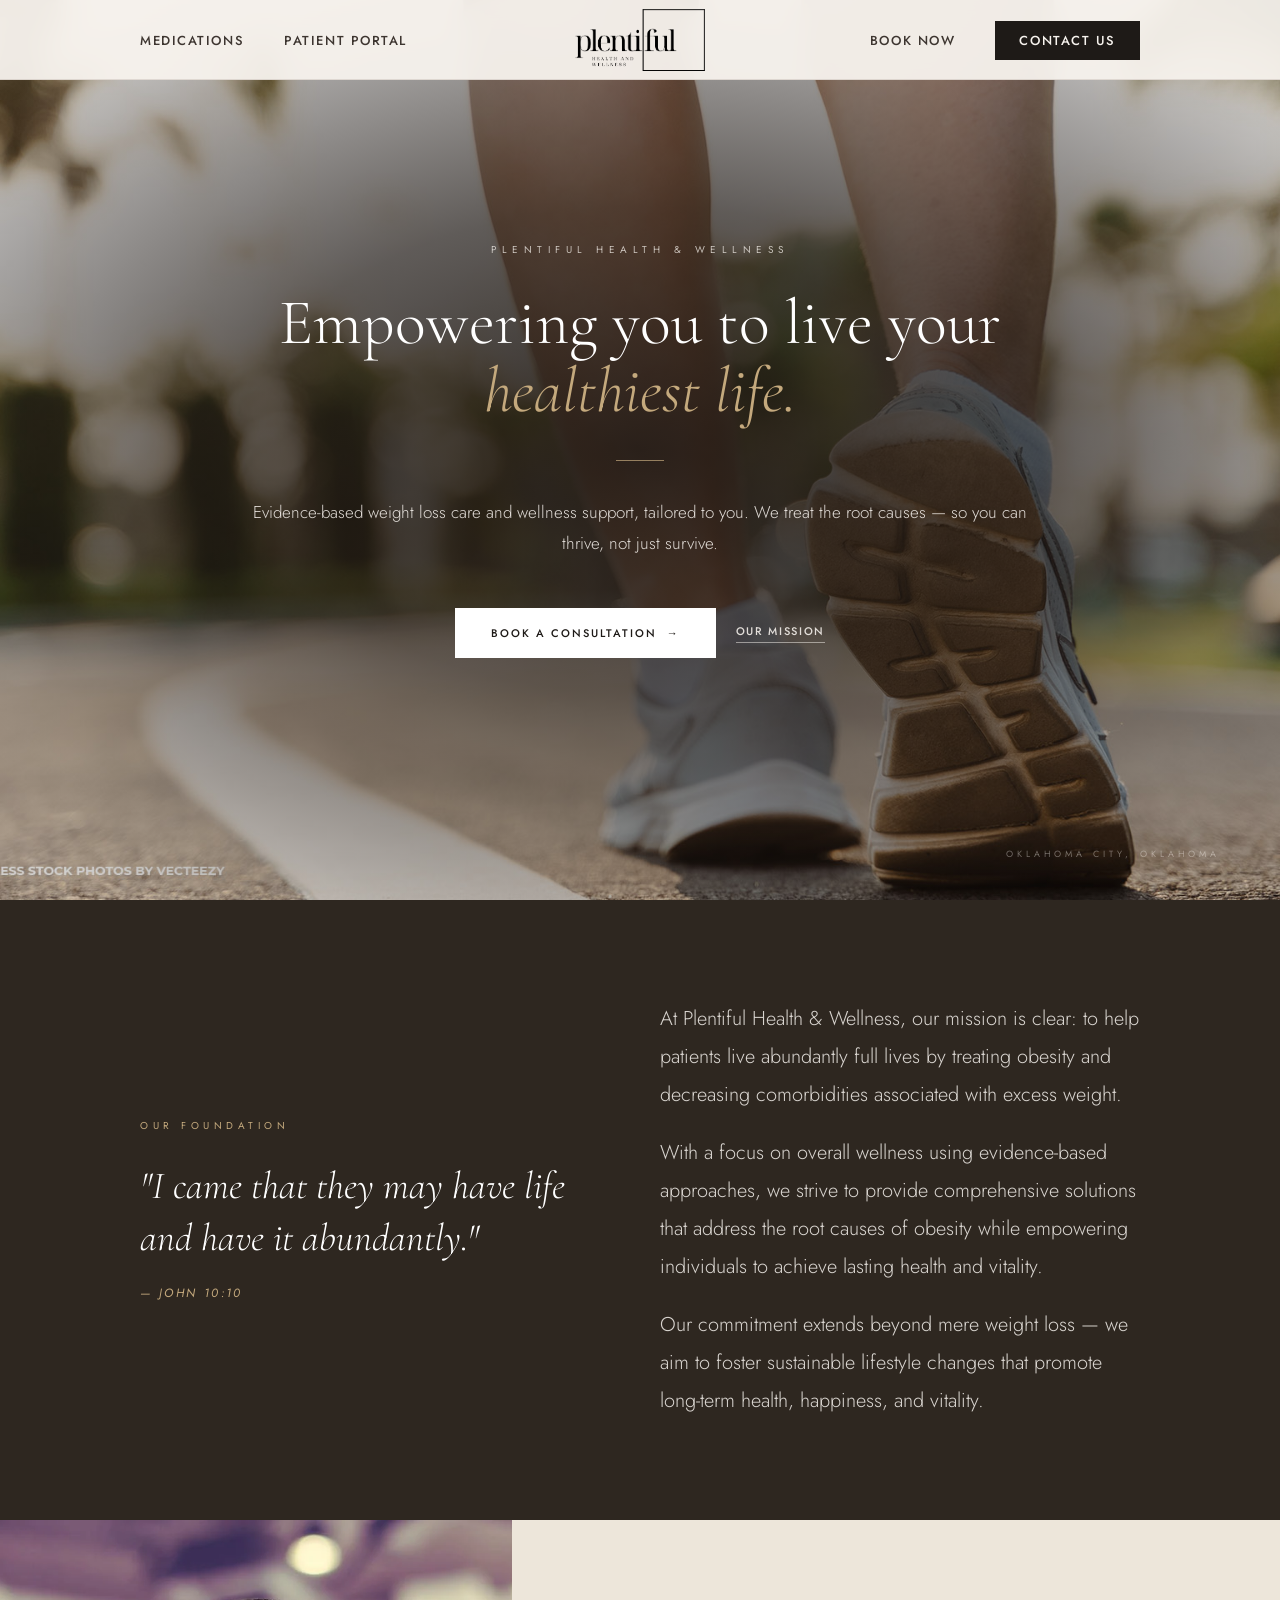
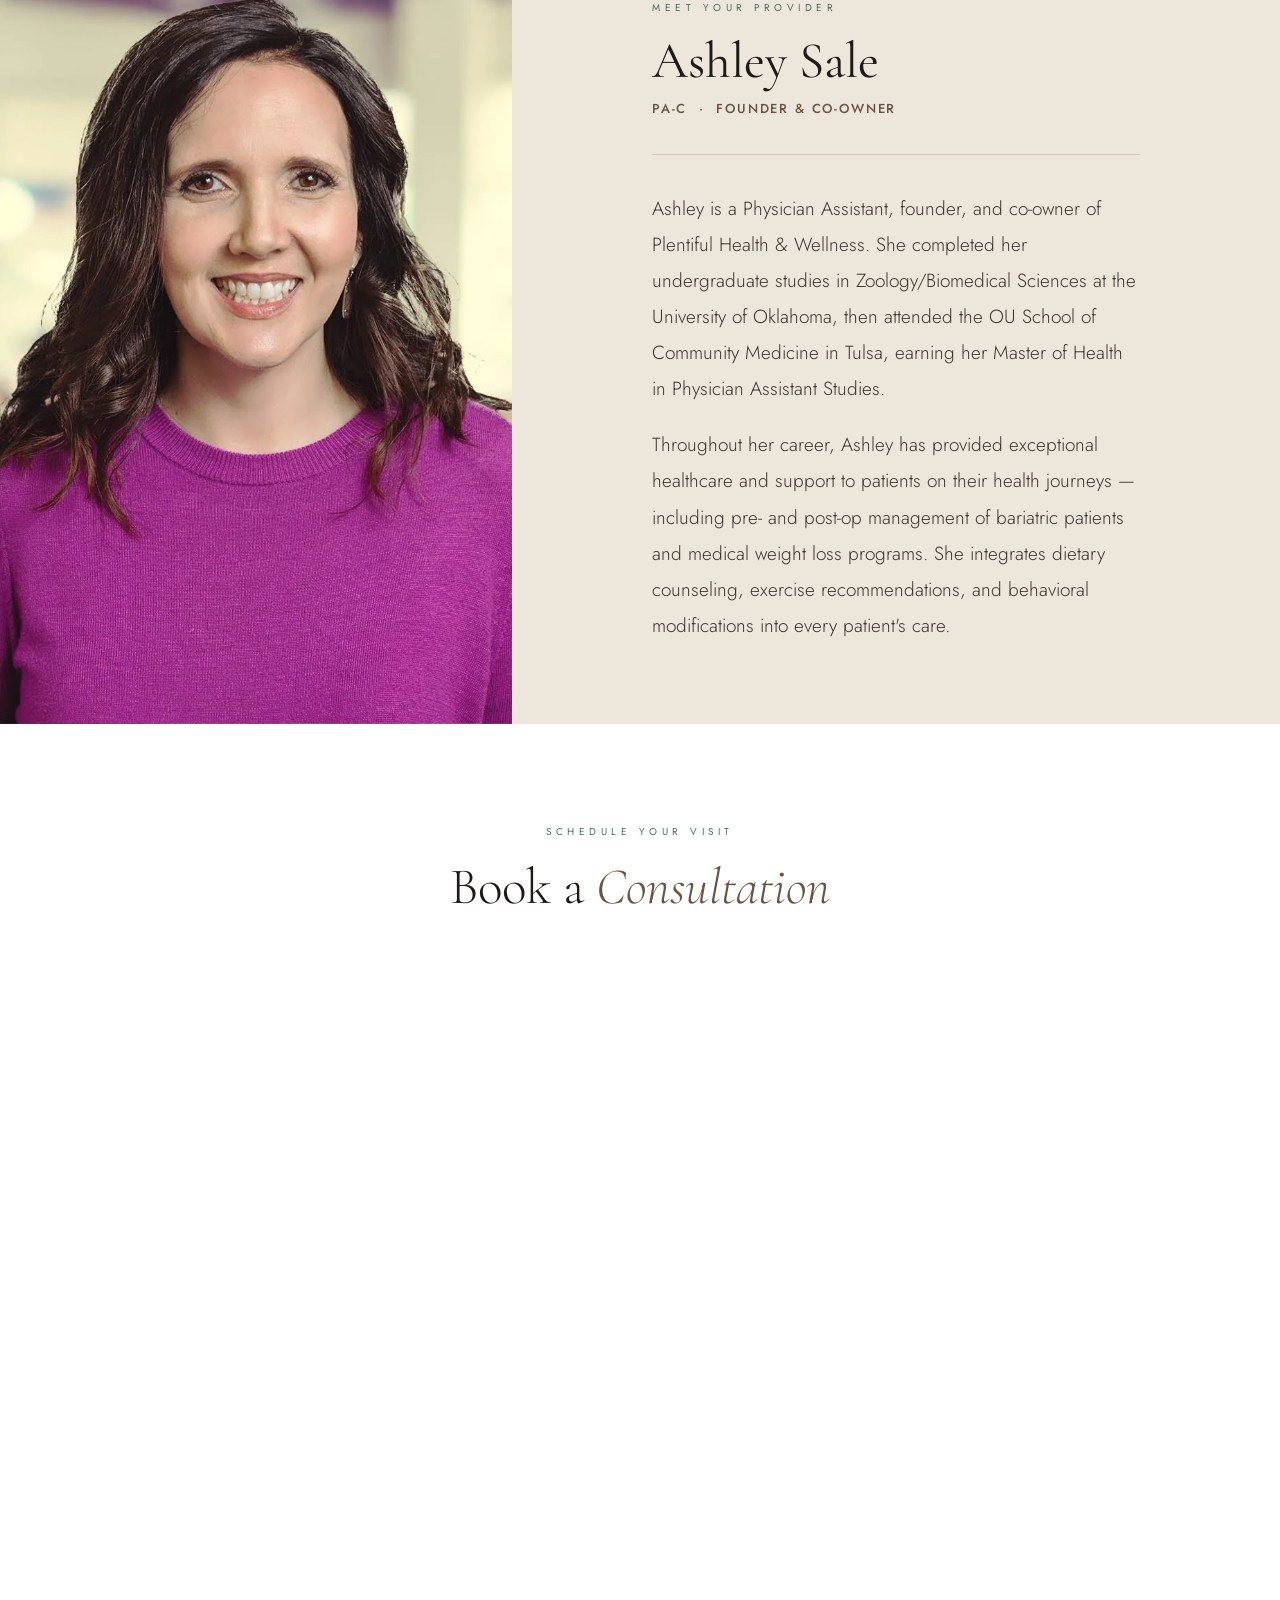
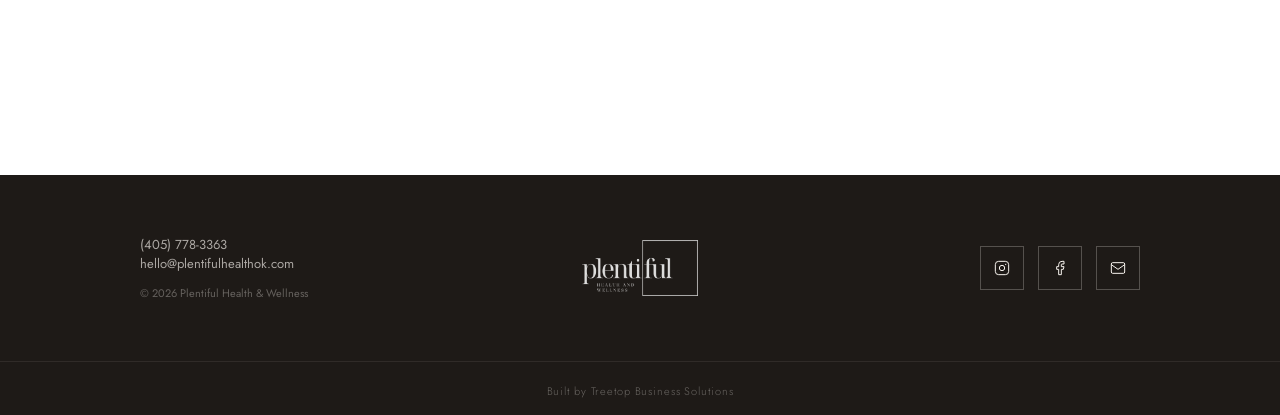
<file: index.html>
<!DOCTYPE html>
<html lang="en">
<head>
<meta charset="UTF-8">
<meta name="viewport" content="width=device-width, initial-scale=1.0">
<title>Plentiful Health & Wellness | Weight Loss Clinic in Oklahoma City, OK</title>
<meta name="description" content="Plentiful Health & Wellness offers evidence-based weight loss care in Oklahoma City, OK. Physician-guided tirzepatide injections and personalized wellness programs.">
<meta name="robots" content="index, follow">
<link rel="canonical" href="https://plentifulhealthok.com/">
<meta property="og:type" content="website">
<meta property="og:title" content="Plentiful Health & Wellness | Weight Loss Clinic in Oklahoma City, OK">
<meta property="og:description" content="Evidence-based weight loss care in Oklahoma City. Book a consultation today.">
<meta property="og:image" content="https://plentifulhealthok.com/images/plenti+ful+-+edit.png">
<!-- Google Analytics GA4 -->
<script async src="https://www.googletagmanager.com/gtag/js?id=G-C8210L6KD8"></script>
<script>
  window.dataLayer = window.dataLayer || [];
  function gtag(){dataLayer.push(arguments);}
  gtag("js", new Date());
  gtag("config", "G-C8210L6KD8");
</script>
<link rel="preconnect" href="https://fonts.googleapis.com">
<link href="https://fonts.googleapis.com/css2?family=Cormorant+Garamond:ital,wght@0,300;0,400;0,500;1,300;1,400&family=Jost:wght@300;400;500&display=swap" rel="stylesheet">
<style>
/* ── RESET ── */
*, *::before, *::after { box-sizing: border-box; margin: 0; padding: 0; }

/* ── TOKENS ── */
:root {
  --cream:      #f7f3ee;
  --cream-dark: #ede6da;
  --ink:        #1e1a17;
  --ink-soft:   #3d3530;
  --warm-brown: #6b5244;
  --warm-brown-lt: #8c6e5e;
  --sage:       #4a6e5a;
  --gold:       #c4a97d;
  --white:      #ffffff;
  --nav-h:      80px;
  --mob-h:      60px;
  --margin:     140px;
}

html { scroll-behavior: smooth; }
body { font-family: 'Jost', sans-serif; background: var(--cream); color: var(--ink); overflow-x: hidden; font-size: 20px; }

/* ── SKIP LINK ── */
.skip { position: absolute; top: -100%; left: 16px; background: var(--ink); color: var(--cream); padding: 10px 20px; z-index: 9999; text-decoration: none; font-size: 14px; }
.skip:focus { top: 16px; }

/* ══════════════════════════════════════
   DESKTOP NAV
══════════════════════════════════════ */
.desk-nav {
  position: fixed;
  top: 0; left: 0; right: 0;
  height: var(--nav-h);
  display: grid;
  grid-template-columns: 1fr auto 1fr;
  align-items: center;
  padding: 0 var(--margin);
  z-index: 500;
}
.desk-nav::before {
  content: '';
  position: absolute;
  inset: 0;
  background: rgba(247,243,238,0.95);
  backdrop-filter: blur(12px);
  border-bottom: 1px solid rgba(107,82,68,0.15);
  z-index: 0;
}
.desk-nav > * { position: relative; z-index: 1; }
.nav-left  { display: flex; gap: 40px; align-items: center; }
.nav-right { display: flex; gap: 40px; align-items: center; justify-content: flex-end; }
.nav-link {
  font-size: 13px; font-weight: 500; letter-spacing: 0.12em; text-transform: uppercase;
  color: var(--ink-soft); text-decoration: none; padding: 4px 0; position: relative;
  transition: color 0.2s;
}
.nav-link::after {
  content: ''; position: absolute; bottom: -3px; left: 0; right: 0; height: 1px;
  background: var(--warm-brown); transform: scaleX(0); transform-origin: left; transition: transform 0.3s;
}
.nav-link:hover { color: var(--warm-brown); }
.nav-link:hover::after { transform: scaleX(1); }
.nav-link.cta {
  background: var(--ink); color: var(--cream); padding: 10px 24px;
  transition: background 0.2s;
}
.nav-link.cta::after { display: none; }
.nav-link.cta:hover { background: var(--warm-brown); }
.nav-logo { text-decoration: none; display: flex; align-items: center; justify-content: center; }
.nav-logo img { height: 62px; width: auto; object-fit: contain; }

/* ══════════════════════════════════════
   MOBILE NAV
══════════════════════════════════════ */
.mob-bar {
  display: none;
  position: fixed;
  top: 0; left: 0; right: 0;
  height: var(--mob-h);
  align-items: center;
  justify-content: space-between;
  padding: 0 20px;
  background: var(--cream);
  border-bottom: 1px solid rgba(107,82,68,0.15);
  z-index: 9000;
}
.mob-bar a { display: flex; align-items: center; text-decoration: none; }
.mob-bar img { height: 34px; width: auto; }

.mob-btn {
  display: flex; flex-direction: column; gap: 5px; justify-content: center; align-items: center;
  width: 44px; height: 44px; background: none; border: none; cursor: pointer; padding: 0;
}
.mob-btn span {
  display: block; width: 22px; height: 2px; background: var(--ink); border-radius: 1px;
  transition: transform 0.3s, opacity 0.3s; transform-origin: center;
}
.mob-btn.is-open span:nth-child(1) { transform: translateY(7px) rotate(45deg); }
.mob-btn.is-open span:nth-child(2) { opacity: 0; }
.mob-btn.is-open span:nth-child(3) { transform: translateY(-7px) rotate(-45deg); }

/* Full-screen overlay */
.mob-menu {
  position: fixed;
  top: var(--mob-h); right: 0; bottom: 0;
  width: 280px;
  background: var(--cream);
  z-index: 8999;
  display: flex;
  flex-direction: column;
  justify-content: flex-start;
  align-items: stretch;
  box-shadow: -4px 0 32px rgba(30,26,23,0.15);
  padding-top: 16px;
  transform: translateX(105%);
  transition: transform 0.35s cubic-bezier(0.4, 0, 0.2, 1),
              visibility 0s linear 0.35s;
  visibility: hidden;
}
.mob-menu.is-open {
  transform: translateX(0);
  transition: transform 0.35s cubic-bezier(0.4, 0, 0.2, 1),
              visibility 0s linear 0s;
  visibility: visible;
}

.mob-menu a {
  display: flex; align-items: center; justify-content: flex-start;
  width: 100%; padding: 18px 28px;
  font-family: 'Jost', sans-serif; font-weight: 400; font-size: 13px;
  letter-spacing: 0.15em; text-transform: uppercase;
  color: var(--ink); text-decoration: none;
  border-bottom: 1px solid rgba(107,82,68,0.1);
  transition: color 0.2s, background 0.2s;
}
.mob-menu a:hover { color: var(--warm-brown); background: rgba(107,82,68,0.04); }
.mob-menu .mob-cta {
  margin: 24px 28px 0; width: calc(100% - 56px);
  background: var(--ink); color: var(--cream);
  border: none; justify-content: center;
  min-height: 48px;
}
.mob-menu .mob-cta:hover { background: var(--warm-brown); color: var(--white); }

/* ══════════════════════════════════════
   HERO
══════════════════════════════════════ */
#home {
  padding-top: var(--nav-h);
  height: 100vh;
  min-height: 640px;
  position: relative;
  overflow: hidden;
}

/* Crossfading image stack */
.hero-slides {
  position: absolute;
  inset: 0;
}

.hero-slide {
  position: absolute;
  inset: 0;
  opacity: 0;
  transition: opacity 3s ease;
}

.hero-slide.active { opacity: 1; }

.hero-slide img {
  width: 100%; height: 100%;
  object-fit: cover;
  object-position: center;
  display: block;
}

/* Warm scrim - opaque center, transparent edges */
.hero-scrim {
  position: absolute;
  inset: 0;
  background: radial-gradient(
    ellipse 70% 60% at 50% 50%,
    rgba(28,22,18,0.92) 0%,
    rgba(28,22,18,0.70) 45%,
    rgba(28,22,18,0.20) 100%
  );
  z-index: 2;
}

/* Centered content */
.hero-text {
  position: absolute;
  inset: 0;
  z-index: 3;
  display: flex;
  flex-direction: column;
  align-items: center;
  justify-content: center;
  text-align: center;
  padding: 40px 60px;
}

.hero-text-inner { max-width: 1100px; }

.hero-eyebrow {
  font-size: 10px; font-weight: 400; letter-spacing: 0.55em; text-transform: uppercase;
  color: rgba(247,243,238,0.75); margin-bottom: 32px;
  opacity: 0; animation: fadeUp 0.8s ease 0.3s forwards;
}

.hero-h1 {
  font-family: 'Cormorant Garamond', serif; font-weight: 300;
  font-size: clamp(44px, 5vw, 78px); line-height: 1.05;
  color: var(--white); margin-bottom: 0;
  opacity: 0; animation: fadeUp 0.8s ease 0.5s forwards;
}
.hero-h1 em {
  font-style: italic;
  color: var(--gold);
  display: block;
}

.hero-divider {
  width: 48px; height: 1px;
  background: rgba(196,169,125,0.7);
  margin: 36px auto;
  opacity: 0; animation: fadeUp 0.8s ease 0.65s forwards;
}

.hero-p {
  font-size: 17px; font-weight: 300; line-height: 1.85;
  color: rgba(247,243,238,0.88);
  max-width: 780px; margin: 0 auto 48px;
  opacity: 0; animation: fadeUp 0.8s ease 0.8s forwards;
}

.hero-btns {
  display: flex; gap: 20px; align-items: center;
  justify-content: center; flex-wrap: wrap;
  opacity: 0; animation: fadeUp 0.8s ease 0.95s forwards;
}

.btn-p {
  display: inline-flex; align-items: center; gap: 10px;
  background: var(--white); color: var(--ink); text-decoration: none;
  font-size: 11px; font-weight: 500; letter-spacing: 0.18em; text-transform: uppercase;
  padding: 15px 36px; min-height: 50px;
  transition: background 0.2s, color 0.2s, transform 0.2s;
}
.btn-p:hover { background: var(--gold); color: var(--white); transform: translateY(-2px); }

.btn-s {
  font-size: 11px; font-weight: 500; letter-spacing: 0.15em; text-transform: uppercase;
  color: rgba(247,243,238,0.88); text-decoration: none;
  border-bottom: 1px solid rgba(247,243,238,0.5); padding-bottom: 3px;
  transition: color 0.2s, border-color 0.2s;
  white-space: nowrap;
}
.btn-s:hover { color: var(--white); border-bottom-color: var(--white); }

/* Brand mark bottom-right */
.hero-brand-mark {
  position: absolute;
  bottom: 40px; right: 60px;
  z-index: 4;
  font-size: 9px; letter-spacing: 0.45em; text-transform: uppercase;
  color: rgba(247,243,238,0.4);
  font-weight: 400;
  opacity: 0; animation: fadeIn 1s ease 1s forwards;
}

/* ══════════════════════════════════════
   MISSION
══════════════════════════════════════ */
#mission {
  position: relative;
  background: #2e2720;
  color: var(--cream);
}
.mission-body {
  position: relative; z-index: 2;
  padding: 100px var(--margin);
  display: grid;
  grid-template-columns: 1fr 1fr;
  gap: 40px;
  align-items: center;
}
.mission-label { font-size: 10px; letter-spacing: 0.45em; text-transform: uppercase; color: var(--gold); margin-bottom: 28px; }
.mission-quote { font-family: 'Cormorant Garamond', serif; font-weight: 300; font-style: italic; font-size: clamp(26px, 3vw, 42px); line-height: 1.35; color: var(--white); }
.mission-cite { margin-top: 20px; font-size: 12px; letter-spacing: 0.2em; text-transform: uppercase; color: var(--gold); }
.mission-text p { font-weight: 300; font-size: 20px; line-height: 1.9; color: rgba(247,243,238,0.85); margin-bottom: 20px; }
.mission-text p:last-child { margin-bottom: 0; }

/* ══════════════════════════════════════
   PROVIDER
══════════════════════════════════════ */
#provider {
  display: grid;
  grid-template-columns: 2fr 3fr;
  min-height: 700px;
  background: var(--cream);
}

.provider-img-wrap {
  position: relative;
  overflow: hidden;
}

.provider-img {
  width: 100%;
  height: 100%;
  object-fit: cover;
  object-position: top center;
  display: block;
}

.provider-accent {
  position: absolute;
  bottom: 32px; right: -16px;
  width: 100px; height: 100px;
  border: 1px solid var(--warm-brown);
  z-index: 2; pointer-events: none;
}

.provider-content {
  display: flex;
  flex-direction: column;
  justify-content: center;
  padding: 80px var(--margin);
  background: var(--cream-dark);
}

.provider-label {
  font-size: 10px; letter-spacing: 0.45em; text-transform: uppercase;
  color: var(--sage); display: block; margin-bottom: 20px;
}

.provider-name {
  font-family: 'Cormorant Garamond', serif; font-weight: 400;
  font-size: clamp(42px, 4vw, 64px); line-height: 1.05;
  color: var(--ink); margin-bottom: 10px;
}

.provider-title {
  font-size: 13px; letter-spacing: 0.14em; text-transform: uppercase;
  color: var(--warm-brown); font-weight: 500;
  margin-bottom: 36px; padding-bottom: 36px;
  border-bottom: 1px solid rgba(107,82,68,0.2);
}

.provider-bio p {
  font-weight: 300; font-size: 19px; line-height: 1.9;
  color: var(--ink-soft); margin-bottom: 20px;
}
.provider-bio p:last-child { margin-bottom: 0; }

/* ══════════════════════════════════════
   BOOK NOW
══════════════════════════════════════ */
#book {
  padding: 100px var(--margin);
  background: var(--white);
  text-align: center;
}
.section-label { font-size: 10px; letter-spacing: 0.45em; text-transform: uppercase; color: var(--sage); display: block; margin-bottom: 20px; }
.section-title { font-family: 'Cormorant Garamond', serif; font-weight: 300; font-size: clamp(36px, 4vw, 58px); line-height: 1.1; color: var(--ink); margin-bottom: 60px; }
.section-title em { font-style: italic; color: var(--warm-brown); }
.book-embed { max-width: 900px; margin: 0 auto; }

/* ══════════════════════════════════════
   FOOTER
══════════════════════════════════════ */
footer {
  background: var(--ink);
  color: var(--cream);
  padding: 60px var(--margin);
  display: grid;
  grid-template-columns: 1fr auto 1fr;
  align-items: center;
  gap: 40px;
}
.footer-left { font-size: 13px; font-weight: 400; color: rgba(247,243,238,0.65); }
.footer-left a { color: inherit; text-decoration: none; display: block; }
.footer-left a:hover { color: var(--cream); }
.footer-copy { margin-top: 12px; font-size: 11px; opacity: 0.5; }
.footer-logo { display: flex; align-items: center; justify-content: center; }
.footer-logo img { height: 56px; width: auto; filter: brightness(0) invert(1); opacity: 0.85; }
.footer-social { display: flex; gap: 14px; justify-content: flex-end; align-items: center; }
.footer-social a {
  width: 44px; height: 44px; border: 1px solid rgba(247,243,238,0.25);
  display: flex; align-items: center; justify-content: center;
  color: var(--cream); text-decoration: none; transition: border-color 0.2s, background 0.2s;
}
.footer-social a:hover { border-color: var(--gold); background: rgba(196,169,125,0.12); }

.footer-credit {
  background: var(--ink);
  text-align: center;
  padding: 12px var(--margin);
  border-top: 1px solid rgba(247,243,238,0.08);
}
.footer-credit a {
  font-size: 11px; font-weight: 300; letter-spacing: 0.08em;
  color: rgba(247,243,238,0.35); text-decoration: none;
  transition: color 0.2s;
}
.footer-credit a:hover { color: rgba(247,243,238,0.7); }

/* ══════════════════════════════════════
   ANIMATIONS
══════════════════════════════════════ */
@keyframes fadeUp {
  from { opacity: 0; transform: translateY(28px); }
  to   { opacity: 1; transform: translateY(0); }
}
@keyframes fadeIn {
  from { opacity: 0; }
  to   { opacity: 1; }
}

.reveal { opacity: 0; transform: translateY(32px); transition: opacity 0.8s ease, transform 0.8s ease; }
.reveal.visible { opacity: 1; transform: translateY(0); }
.reveal-d1 { transition-delay: 0.15s; }
.reveal-d2 { transition-delay: 0.3s; }

@media (prefers-reduced-motion: reduce) {
  *, *::before, *::after { animation-duration: 0.01ms !important; transition-duration: 0.01ms !important; }
  .reveal { opacity: 1; transform: none; }
}

/* ══════════════════════════════════════
   MOBILE
══════════════════════════════════════ */
@media (max-width: 1024px) {
  :root { --margin: 32px; }
  .desk-nav { display: none; }
  .mob-bar  { display: flex; }

  #home {
    padding-top: var(--mob-h);
    display: flex !important;
    height: auto;
    min-height: 100svh;
    align-items: center;
    background: var(--cream);
  }
  .hero-text { padding: 40px var(--margin); }
  .hero-h1 { font-size: clamp(40px, 10vw, 64px); }
  .hero-h1 em { display: inline; }
  .hero-p { font-size: 15px; margin-bottom: 36px; }
  .hero-btns { flex-direction: column; align-items: center; gap: 16px; }
  .btn-p { width: 100%; justify-content: center; }
  .btn-s { align-self: center; }
  .hero-brand-mark { display: none; }

  #mission .mission-body { grid-template-columns: 1fr; padding: 72px var(--margin); gap: 48px; }
  #provider { grid-template-columns: 1fr; min-height: auto; }
  .provider-img-wrap { height: 420px; }
  .provider-accent { display: none; }
  .provider-content { padding: 52px var(--margin) 64px; }
  #book { padding: 72px var(--margin); }
  footer { grid-template-columns: 1fr; text-align: center; padding: 48px var(--margin); gap: 28px; }
  .footer-social { justify-content: center; }
}
</style>
</head>
<body>

<a href="#main" class="skip">Skip to main content</a>

<!-- DESKTOP NAV -->
<header>
  <nav class="desk-nav" id="deskNav" aria-label="Main navigation">
    <div class="nav-left">
      <a href="medications.html" class="nav-link">Medications</a>
      <a href="https://phr.charmtracker.com/login.sas?FACILITY_ID=3a3047be28b32bf945990f89ed0737961b09f0751b648d9898ee2e5ce9d5cc8ac81b440bc8a53a00" target="_blank" rel="noopener noreferrer" class="nav-link" aria-label="Patient Portal (opens in new tab)">Patient Portal</a>
    </div>
    <a href="/" class="nav-logo" aria-label="Plentiful Health and Wellness — home">
      <img src="images/plenti+ful+-+edit.png" alt="Plentiful Health and Wellness">
    </a>
    <div class="nav-right">
      <a href="#book" class="nav-link">Book Now</a>
      <a href="contact.html" class="nav-link cta">Contact Us</a>
    </div>
  </nav>
</header>

<!-- MOBILE BAR -->
<div class="mob-bar" id="mobBar">
  <a href="/" aria-label="Plentiful Health and Wellness — home">
    <img src="images/plenti+ful+-+edit.png" alt="Plentiful Health and Wellness">
  </a>
  <button class="mob-btn" id="mobBtn" aria-label="Open menu" aria-expanded="false">
    <span></span><span></span><span></span>
  </button>
</div>

<!-- MOBILE MENU -->
<div class="mob-menu" id="mobMenu" role="dialog" aria-modal="true" aria-label="Navigation menu">
  <a href="medications.html">Medications</a>
  <a href="https://phr.charmtracker.com/login.sas?FACILITY_ID=3a3047be28b32bf945990f89ed0737961b09f0751b648d9898ee2e5ce9d5cc8ac81b440bc8a53a00" target="_blank" rel="noopener noreferrer" aria-label="Patient Portal (opens in new tab)">Patient Portal</a>
  <a href="#book" id="mobBookLink">Book Now</a>
  <a href="contact.html" class="mob-cta">Contact Us</a>
</div>

<main id="main">

  <!-- HERO -->
  <section id="home" aria-labelledby="hero-heading">

    <!-- Crossfading images -->
    <div class="hero-slides" aria-hidden="true">
      <div class="hero-slide active">
        <img src="images/1_0000_Group 1.jpg" alt="">
      </div>
      <div class="hero-slide">
        <img src="images/1_0001_Elevate.jpg" alt="">
      </div>
      <div class="hero-slide">
        <img src="images/1_0002_AdobeStock_362292134 copy.jpg" alt="">
      </div>
      <div class="hero-slide">
        <img src="images/1_0003_vecteezy_happy-man-with-cup-of-coffee_26945925+copy copy.jpg" alt="">
      </div>
      <div class="hero-slide">
        <img src="images/1_0004_Layer 2.jpg" alt="">
      </div>
    </div>

    <!-- Warm scrim -->
    <div class="hero-scrim" aria-hidden="true"></div>

    <!-- Centered text -->
    <div class="hero-text">
      <div class="hero-text-inner">
        <p class="hero-eyebrow" aria-hidden="true">Plentiful Health &amp; Wellness</p>
        <h1 class="hero-h1" id="hero-heading">
          Empowering you to live your <em>healthiest life.</em>
        </h1>
        <div class="hero-divider" aria-hidden="true"></div>
        <p class="hero-p">Evidence-based weight loss care and wellness support, tailored to you. We treat the root causes — so you can thrive, not just survive.</p>
        <div class="hero-btns">
          <a href="#book" class="btn-p">Book a Consultation <span aria-hidden="true">→</span></a>
          <a href="#mission" class="btn-s">Our Mission</a>
        </div>
      </div>
    </div>



    <!-- Brand mark -->
    <p class="hero-brand-mark" aria-hidden="true">Oklahoma City, Oklahoma</p>

  </section>

  <!-- MISSION -->
  <section id="mission" aria-labelledby="mission-heading">
    <div class="mission-body">
      <div class="reveal">
        <p class="mission-label" aria-hidden="true">Our Foundation</p>
        <h2 id="mission-heading" class="sr-only">Our Mission</h2>
        <blockquote class="mission-quote">"I came that they may have life and have it abundantly."</blockquote>
        <p class="mission-cite"><cite>— John 10:10</cite></p>
      </div>
      <div class="mission-text reveal reveal-d1">
        <p>At Plentiful Health &amp; Wellness, our mission is clear: to help patients live abundantly full lives by treating obesity and decreasing comorbidities associated with excess weight.</p>
        <p>With a focus on overall wellness using evidence-based approaches, we strive to provide comprehensive solutions that address the root causes of obesity while empowering individuals to achieve lasting health and vitality.</p>
        <p>Our commitment extends beyond mere weight loss — we aim to foster sustainable lifestyle changes that promote long-term health, happiness, and vitality.</p>
      </div>
    </div>
  </section>

  <!-- PROVIDER -->
  <section id="provider" aria-labelledby="provider-heading">
    <div class="provider-img-wrap reveal">
      <img src="images/ASALE-Headshot.webp" alt="Ashley Sale, PA-C — Physician Assistant, Founder and Co-Owner of Plentiful Health and Wellness" class="provider-img" loading="lazy">
    </div>
    <div class="provider-content">
      <span class="provider-label reveal" aria-hidden="true">Meet Your Provider</span>
      <h2 class="provider-name reveal reveal-d1" id="provider-heading">Ashley Sale</h2>
      <p class="provider-title reveal reveal-d1">PA-C &nbsp;·&nbsp; Founder &amp; Co-Owner</p>
      <div class="provider-bio reveal reveal-d2">
        <p>Ashley is a Physician Assistant, founder, and co-owner of Plentiful Health &amp; Wellness. She completed her undergraduate studies in Zoology/Biomedical Sciences at the University of Oklahoma, then attended the OU School of Community Medicine in Tulsa, earning her Master of Health in Physician Assistant Studies.</p>
        <p>Throughout her career, Ashley has provided exceptional healthcare and support to patients on their health journeys — including pre- and post-op management of bariatric patients and medical weight loss programs. She integrates dietary counseling, exercise recommendations, and behavioral modifications into every patient's care.</p>
      </div>
    </div>
  </section>

  <!-- BOOK NOW -->
  <section id="book" aria-labelledby="book-heading">
    <span class="section-label reveal" aria-hidden="true">Schedule Your Visit</span>
    <h2 class="section-title reveal reveal-d1" id="book-heading">Book a <em>Consultation</em></h2>
    <div class="book-embed reveal reveal-d2">
      <iframe
        width="100%" height="700"
        src="https://ehr.charmtracker.com/publicCal.sas?method=getCal&digest=1b09f0751b648d98fc4fe6b58c306d92ba3b618107d28b72921d2173b78ca6684b5cb98c3566431f77d96eacb77f8694c2fe0580a6189219"
        style="border:none; display:block;"
        title="Book a consultation with Plentiful Health and Wellness"
        loading="lazy"
      ></iframe>
    </div>
  </section>

</main>

<!-- FOOTER -->
<footer role="contentinfo">
  <div class="footer-left">
    <a href="tel:+14057783363">(405) 778-3363</a>
    <a href="mailto:hello@plentifulhealthok.com">hello@plentifulhealthok.com</a>
    <p class="footer-copy">© 2026 Plentiful Health &amp; Wellness</p>
  </div>
  <div class="footer-logo">
    <img src="images/plenti+ful+-+edit.png" alt="Plentiful Health and Wellness" loading="lazy">
  </div>
  <div class="footer-social">
    <a href="https://www.instagram.com/plentifulhealthok/" target="_blank" rel="noopener noreferrer" aria-label="Instagram">
      <svg width="16" height="16" viewBox="0 0 24 24" fill="none" stroke="currentColor" stroke-width="1.5" aria-hidden="true"><rect x="2" y="2" width="20" height="20" rx="5"/><circle cx="12" cy="12" r="4"/><circle cx="17.5" cy="6.5" r="1" fill="currentColor" stroke="none"/></svg>
    </a>
    <a href="https://www.facebook.com/profile.php?id=61556691487444" target="_blank" rel="noopener noreferrer" aria-label="Facebook">
      <svg width="16" height="16" viewBox="0 0 24 24" fill="none" stroke="currentColor" stroke-width="1.5" aria-hidden="true"><path d="M18 2h-3a5 5 0 0 0-5 5v3H7v4h3v8h4v-8h3l1-4h-4V7a1 1 0 0 1 1-1h3z"/></svg>
    </a>
    <a href="mailto:hello@plentifulhealthok.com" aria-label="Email us">
      <svg width="16" height="16" viewBox="0 0 24 24" fill="none" stroke="currentColor" stroke-width="1.5" aria-hidden="true"><rect x="2" y="4" width="20" height="16" rx="2"/><path d="m2 7 10 7 10-7"/></svg>
    </a>
  </div>
</footer>

<div class="footer-credit">
  <a href="https://treetopbusiness.com/branding.html" target="_blank" rel="noopener noreferrer">Built by Treetop Business Solutions</a>
</div>

<script>
// ── Screen reader only helper
const srOnly = 'position:absolute;width:1px;height:1px;padding:0;margin:-1px;overflow:hidden;clip:rect(0,0,0,0);white-space:nowrap;border:0';
document.querySelectorAll('.sr-only').forEach(el => el.style.cssText = srOnly);

// ── Mobile menu
const mobBar  = document.getElementById('mobBar');
const mobBtn  = document.getElementById('mobBtn');
const mobMenu = document.getElementById('mobMenu');

function isMobile() { return window.innerWidth <= 1024; }

function applyLayout() {
  const desk = document.getElementById('deskNav');
  if (isMobile()) {
    if (desk) desk.style.display = 'none';
    if (mobBar) mobBar.style.display = 'flex';
  } else {
    if (desk) desk.style.display = '';
    if (mobBar) mobBar.style.display = 'none';
    closeMenu();
  }
}

function closeMenu() {
  if (!mobBtn || !mobMenu) return;
  mobBtn.classList.remove('is-open');
  mobBtn.setAttribute('aria-expanded', 'false');
  mobMenu.classList.remove('is-open');
}

function openMenu() {
  if (!mobBtn || !mobMenu) return;
  mobBtn.classList.add('is-open');
  mobBtn.setAttribute('aria-expanded', 'true');
  mobMenu.classList.add('is-open');
}

if (mobBtn) {
  mobBtn.addEventListener('click', () => {
    mobBtn.classList.contains('is-open') ? closeMenu() : openMenu();
  });
}

// Close menu when any link inside it is clicked
if (mobMenu) {
  mobMenu.querySelectorAll('a').forEach(a => a.addEventListener('click', closeMenu));
}

// Close on backdrop tap
document.addEventListener('click', (e) => {
  if (mobMenu && mobMenu.classList.contains('is-open') &&
      !mobMenu.contains(e.target) && !mobBtn.contains(e.target)) {
    closeMenu();
  }
});

applyLayout();
window.addEventListener('resize', applyLayout, { passive: true });

// ── Desktop nav scroll shadow
const deskNav = document.getElementById('deskNav');
if (deskNav) {
  window.addEventListener('scroll', () => {
    deskNav.style.boxShadow = window.scrollY > 40 ? '0 2px 24px rgba(30,26,23,0.1)' : '';
  }, { passive: true });
}

// ── Crossfade slideshow
const slides = document.querySelectorAll('.hero-slide');
let current = 0;

function nextSlide() {
  slides[current].classList.remove('active');
  current = (current + 1) % slides.length;
  slides[current].classList.add('active');
}

if (slides.length > 1) setInterval(nextSlide, 7000);
const reveals = document.querySelectorAll('.reveal');
const ro = new IntersectionObserver(entries => {
  entries.forEach(e => { if (e.isIntersecting) { e.target.classList.add('visible'); ro.unobserve(e.target); } });
}, { threshold: 0.12 });
reveals.forEach(el => ro.observe(el));
</script>

</body>
</html>
</file>
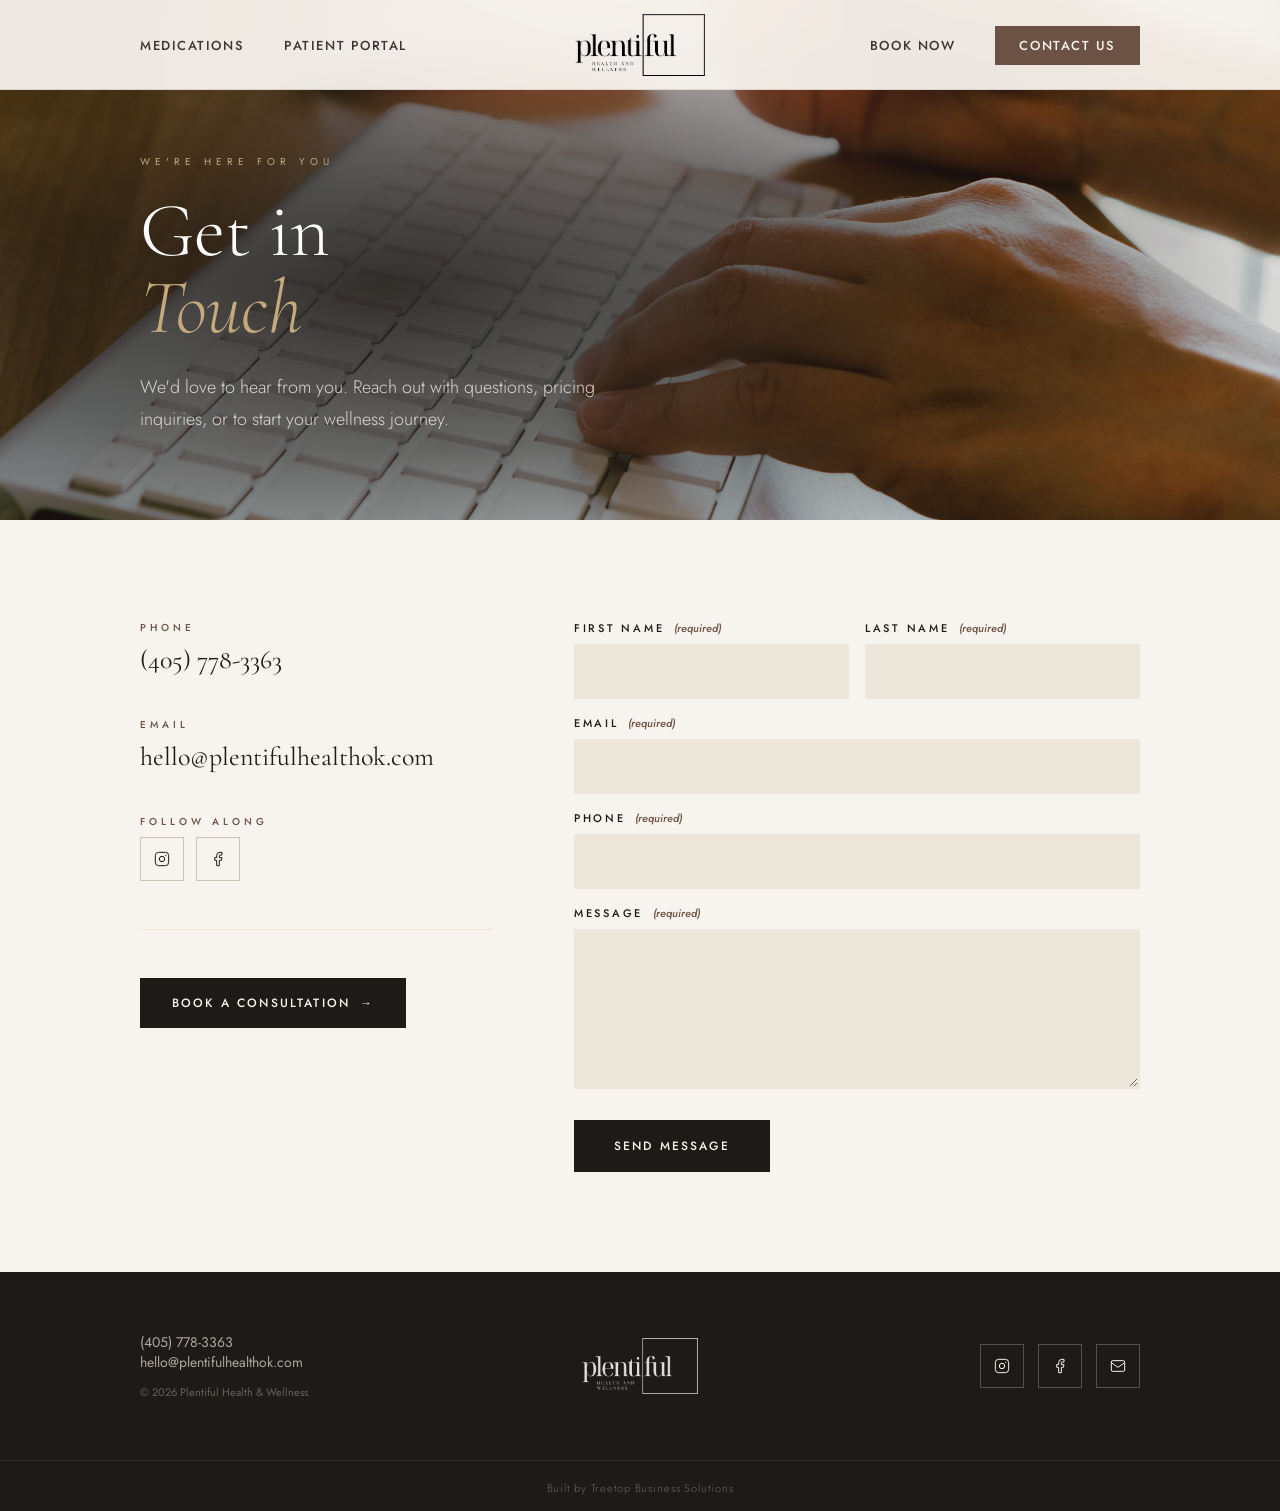
<file: contact.html>
<!DOCTYPE html>
<html lang="en">
<head>
<meta charset="UTF-8">
<meta name="viewport" content="width=device-width, initial-scale=1.0">
<title>Contact Us | Plentiful Health & Wellness — Oklahoma City, OK</title>
<meta name="description" content="Contact Plentiful Health & Wellness in Oklahoma City, OK. Call (405) 778-3363 or email hello@plentifulhealthok.com to ask questions, inquire about pricing, or start your wellness journey.">
<meta name="robots" content="index, follow">
<link rel="canonical" href="https://plentifulhealthok.com/contact.html">
<meta property="og:type" content="website">
<meta property="og:title" content="Contact Us | Plentiful Health & Wellness — Oklahoma City, OK">
<meta property="og:description" content="Reach out to Plentiful Health & Wellness. Call (405) 778-3363 or send us a message.">
<meta property="og:image" content="https://plentifulhealthok.com/images/plenti+ful+-+edit.png">
<!-- Google Analytics GA4 -->
<script async src="https://www.googletagmanager.com/gtag/js?id=G-C8210L6KD8"></script>
<script>
  window.dataLayer = window.dataLayer || [];
  function gtag(){dataLayer.push(arguments);}
  gtag("js", new Date());
  gtag("config", "G-C8210L6KD8");
</script>
<link rel="preconnect" href="https://fonts.googleapis.com">
<link href="https://fonts.googleapis.com/css2?family=Cormorant+Garamond:ital,wght@0,300;0,400;0,500;1,300;1,400&family=Jost:wght@300;400;500&display=swap" rel="stylesheet">
<style>
/* ── RESET ── */
*, *::before, *::after { box-sizing: border-box; margin: 0; padding: 0; }

:root {
  --cream:      #f7f3ee;
  --cream-dark: #ede6da;
  --ink:        #1e1a17;
  --ink-soft:   #3d3530;
  --warm-brown: #6b5244;
  --warm-brown-lt: #8c6e5e;
  --sage:       #4a6e5a;
  --gold:       #c4a97d;
  --white:      #ffffff;
  --nav-h:      90px;
  --mob-h:      60px;
  --margin:     140px;
}

html { scroll-behavior: smooth; }
body { font-family: 'Jost', sans-serif; background: var(--cream); color: var(--ink); overflow-x: hidden; font-size: 18px; }

/* ── SKIP ── */
.skip { position: absolute; top: -100%; left: 16px; background: var(--ink); color: var(--cream); padding: 10px 20px; z-index: 9999; text-decoration: none; font-size: 14px; }
.skip:focus { top: 16px; }

/* ══════════════════════════════════════
   DESKTOP NAV
══════════════════════════════════════ */
.desk-nav {
  position: fixed;
  top: 0; left: 0; right: 0;
  height: var(--nav-h);
  display: grid;
  grid-template-columns: 1fr auto 1fr;
  align-items: center;
  padding: 0 var(--margin);
  z-index: 500;
}
.desk-nav::before {
  content: '';
  position: absolute; inset: 0;
  background: rgba(247,243,238,0.95);
  backdrop-filter: blur(12px);
  border-bottom: 1px solid rgba(107,82,68,0.15);
  z-index: 0;
}
.desk-nav > * { position: relative; z-index: 1; }
.nav-left  { display: flex; gap: 40px; align-items: center; }
.nav-right { display: flex; gap: 40px; align-items: center; justify-content: flex-end; }
.nav-link {
  font-size: 13px; font-weight: 500; letter-spacing: 0.12em; text-transform: uppercase;
  color: var(--ink-soft); text-decoration: none; padding: 4px 0; position: relative;
  transition: color 0.2s;
}
.nav-link::after {
  content: ''; position: absolute; bottom: -3px; left: 0; right: 0; height: 1px;
  background: var(--warm-brown); transform: scaleX(0); transform-origin: left; transition: transform 0.3s;
}
.nav-link:hover { color: var(--warm-brown); }
.nav-link:hover::after, .nav-link.active::after { transform: scaleX(1); }
.nav-link.active { color: var(--warm-brown); }
.nav-link.cta {
  background: var(--ink); color: var(--cream); padding: 10px 24px;
  transition: background 0.2s;
}
.nav-link.cta::after { display: none; }
.nav-link.cta:hover, .nav-link.cta.active { background: var(--warm-brown); }
.nav-logo { text-decoration: none; display: flex; align-items: center; justify-content: center; }
.nav-logo img { height: 62px; width: auto; object-fit: contain; }

/* ══════════════════════════════════════
   MOBILE NAV
══════════════════════════════════════ */
.mob-bar {
  display: none;
  position: fixed;
  top: 0; left: 0; right: 0;
  height: var(--mob-h);
  align-items: center;
  justify-content: space-between;
  padding: 0 20px;
  background: var(--cream);
  border-bottom: 1px solid rgba(107,82,68,0.15);
  z-index: 9000;
}
.mob-bar a { display: flex; align-items: center; text-decoration: none; }
.mob-bar img { height: 34px; width: auto; }
.mob-btn {
  display: flex; flex-direction: column; gap: 5px; justify-content: center; align-items: center;
  width: 44px; height: 44px; background: none; border: none; cursor: pointer; padding: 0;
}
.mob-btn span {
  display: block; width: 22px; height: 2px; background: var(--ink); border-radius: 1px;
  transition: transform 0.3s, opacity 0.3s; transform-origin: center;
}
.mob-btn.is-open span:nth-child(1) { transform: translateY(7px) rotate(45deg); }
.mob-btn.is-open span:nth-child(2) { opacity: 0; }
.mob-btn.is-open span:nth-child(3) { transform: translateY(-7px) rotate(-45deg); }

.mob-menu {
  position: fixed;
  top: var(--mob-h); right: 0; bottom: 0;
  width: 280px;
  background: var(--cream);
  z-index: 8999;
  display: flex;
  flex-direction: column;
  justify-content: flex-start;
  align-items: stretch;
  box-shadow: -4px 0 32px rgba(30,26,23,0.15);
  padding-top: 16px;
  transform: translateX(105%);
  transition: transform 0.35s cubic-bezier(0.4, 0, 0.2, 1),
              visibility 0s linear 0.35s;
  visibility: hidden;
}
.mob-menu.is-open {
  transform: translateX(0);
  transition: transform 0.35s cubic-bezier(0.4, 0, 0.2, 1),
              visibility 0s linear 0s;
  visibility: visible;
}
.mob-menu a {
  display: flex; align-items: center;
  padding: 0 28px; min-height: 52px;
  font-family: 'Jost', sans-serif; font-weight: 400; font-size: 13px;
  letter-spacing: 0.14em; text-transform: uppercase;
  color: var(--ink); text-decoration: none;
  border-bottom: 1px solid rgba(107,82,68,0.1);
  transition: color 0.2s, background 0.2s;
}
.mob-menu a:hover { color: var(--warm-brown); background: rgba(107,82,68,0.04); }
.mob-menu a:last-child { border-bottom: none; }
.mob-menu .mob-cta {
  margin: 24px 28px 0; width: calc(100% - 56px);
  background: var(--ink); color: var(--cream);
  border: none; justify-content: center; min-height: 48px;
}
.mob-menu .mob-cta:hover { background: var(--warm-brown); color: var(--white); }

/* ══════════════════════════════════════
   PAGE HERO
══════════════════════════════════════ */
.page-hero {
  padding-top: calc(var(--nav-h) + 60px);
  min-height: 520px;
  position: relative;
  overflow: hidden;
  display: flex;
  align-items: center;
  padding-left: var(--margin);
  padding-right: var(--margin);
  padding-bottom: 80px;
}
.page-hero-content { max-width: 50%; position: relative; z-index: 2; }
.page-hero-bg {
  position: absolute; inset: 0;
  width: 100%; height: 100%; object-fit: cover; object-position: center 40%;
  display: block; z-index: 0;
}
.page-hero-scrim {
  position: absolute; inset: 0; z-index: 1;
  background: radial-gradient(
    ellipse 70% 65% at 30% 55%,
    rgba(28,22,18,0.88) 0%,
    rgba(28,22,18,0.60) 50%,
    rgba(28,22,18,0.15) 100%
  );
}
.page-hero-content { position: relative; z-index: 2; }

.page-hero-deco {
  position: absolute;
  right: -80px; bottom: -80px;
  width: 420px; height: 420px;
  border-radius: 50%;
  background: rgba(107,82,68,0.07);
  pointer-events: none;
}

.page-hero-eyebrow {
  font-size: 10px; font-weight: 400; letter-spacing: 0.5em; text-transform: uppercase;
  color: var(--gold); margin-bottom: 24px; display: block;
  opacity: 0; animation: fadeUp 0.7s ease 0.2s forwards;
}

.page-hero-title {
  font-family: 'Cormorant Garamond', serif; font-weight: 300;
  font-size: clamp(52px, 6vw, 88px); line-height: 1.0;
  color: var(--white);
  opacity: 0; animation: fadeUp 0.7s ease 0.35s forwards;
}
.page-hero-title em { font-style: italic; color: var(--gold); display: block; }

.page-hero-body {
  font-size: 18px; font-weight: 300; line-height: 1.8;
  color: rgba(247,243,238,0.82); max-width: 480px; margin-top: 24px;
  opacity: 0; animation: fadeUp 0.7s ease 0.5s forwards;
}

/* ══════════════════════════════════════
   CONTACT SECTION
══════════════════════════════════════ */
.contact-section {
  padding: 100px var(--margin);
  display: grid;
  grid-template-columns: 1fr 1.6fr;
  gap: 80px;
  align-items: start;
  background: var(--cream);
}

/* Left info column */
.contact-info {}

.contact-detail { margin-bottom: 40px; }
.contact-detail-label {
  font-size: 10px; letter-spacing: 0.4em; text-transform: uppercase;
  color: var(--warm-brown); font-weight: 500; margin-bottom: 8px; display: block;
}
.contact-detail-value {
  font-family: 'Cormorant Garamond', serif;
  font-size: 26px; color: var(--ink); line-height: 1.3;
}
.contact-detail-value a {
  color: inherit; text-decoration: none;
  border-bottom: 1px solid transparent;
  transition: border-color 0.2s, color 0.2s;
}
.contact-detail-value a:hover { color: var(--warm-brown); border-bottom-color: var(--warm-brown); }

.contact-social { display: flex; gap: 12px; margin-top: 8px; }
.contact-social a {
  width: 44px; height: 44px;
  border: 1px solid rgba(107,82,68,0.3);
  display: flex; align-items: center; justify-content: center;
  color: var(--ink); text-decoration: none;
  transition: border-color 0.2s, background 0.2s, color 0.2s;
}
.contact-social a:hover { border-color: var(--warm-brown); background: var(--warm-brown); color: var(--white); }

.contact-book {
  margin-top: 48px; padding-top: 48px;
  border-top: 1px solid var(--cream-dark);
}

.btn-p {
  display: inline-flex; align-items: center; gap: 10px;
  background: var(--ink); color: var(--cream); text-decoration: none;
  font-size: 12px; font-weight: 500; letter-spacing: 0.18em; text-transform: uppercase;
  padding: 15px 32px; min-height: 50px;
  transition: background 0.2s, transform 0.2s;
}
.btn-p:hover { background: var(--warm-brown); transform: translateY(-2px); }

/* Right form column */
.contact-form { display: flex; flex-direction: column; gap: 0; }

.form-row { display: grid; grid-template-columns: 1fr 1fr; gap: 16px; }
.form-group { margin-bottom: 16px; }

.form-label {
  display: block; font-size: 11px; letter-spacing: 0.25em; text-transform: uppercase;
  color: var(--ink); font-weight: 500; margin-bottom: 8px;
}
.form-label .req { color: var(--warm-brown); font-style: italic; letter-spacing: 0; text-transform: none; margin-left: 4px; }

.form-input, .form-textarea {
  width: 100%;
  background: var(--cream-dark);
  border: 2px solid transparent;
  padding: 14px 18px;
  font-family: 'Jost', sans-serif; font-weight: 300; font-size: 16px;
  color: var(--ink); outline: none;
  transition: border-color 0.2s, background 0.2s;
  appearance: none; border-radius: 0;
  min-height: 52px;
}
.form-input:focus, .form-textarea:focus {
  border-color: var(--warm-brown); background: var(--white);
}
.form-textarea { min-height: 160px; resize: vertical; }

.form-submit {
  margin-top: 8px;
  background: var(--ink); color: var(--cream);
  border: none; padding: 16px 40px;
  font-family: 'Jost', sans-serif; font-weight: 500; font-size: 12px;
  letter-spacing: 0.18em; text-transform: uppercase;
  cursor: pointer; align-self: flex-start; min-height: 52px;
  transition: background 0.25s, transform 0.2s;
}
.form-submit:hover { background: var(--warm-brown); transform: translateY(-2px); }
.sr-status { position: absolute; width:1px; height:1px; overflow:hidden; clip:rect(0,0,0,0); }

/* ══════════════════════════════════════
   FOOTER
══════════════════════════════════════ */
footer {
  background: var(--ink); color: var(--cream);
  padding: 60px var(--margin);
  display: grid;
  grid-template-columns: 1fr auto 1fr;
  align-items: center; gap: 40px;
}
.footer-left { font-size: 14px; font-weight: 400; color: rgba(247,243,238,0.65); }
.footer-left a { color: inherit; text-decoration: none; display: block; transition: color 0.2s; }
.footer-left a:hover { color: var(--cream); }
.footer-copy { margin-top: 12px; font-size: 11px; opacity: 0.5; }
.footer-logo { display: flex; align-items: center; justify-content: center; }
.footer-logo img { height: 56px; width: auto; filter: brightness(0) invert(1); opacity: 0.85; }
.footer-social { display: flex; gap: 14px; justify-content: flex-end; align-items: center; }
.footer-social a {
  width: 44px; height: 44px; border: 1px solid rgba(247,243,238,0.25);
  display: flex; align-items: center; justify-content: center;
  color: var(--cream); text-decoration: none; transition: border-color 0.2s, background 0.2s;
}
.footer-social a:hover { border-color: var(--gold); background: rgba(196,169,125,0.12); }

.footer-credit {
  background: var(--ink);
  text-align: center;
  padding: 12px var(--margin);
  border-top: 1px solid rgba(247,243,238,0.08);
}
.footer-credit a {
  font-size: 11px; font-weight: 300; letter-spacing: 0.08em;
  color: rgba(247,243,238,0.35); text-decoration: none;
  transition: color 0.2s;
}
.footer-credit a:hover { color: rgba(247,243,238,0.7); }

/* ══════════════════════════════════════
   ANIMATIONS
══════════════════════════════════════ */
@keyframes fadeUp {
  from { opacity: 0; transform: translateY(24px); }
  to   { opacity: 1; transform: translateY(0); }
}
.reveal { opacity: 0; transform: translateY(28px); transition: opacity 0.8s ease, transform 0.8s ease; }
.reveal.visible { opacity: 1; transform: translateY(0); }
.reveal-d1 { transition-delay: 0.15s; }
.reveal-d2 { transition-delay: 0.3s; }

@media (prefers-reduced-motion: reduce) {
  *, *::before, *::after { animation-duration: 0.01ms !important; transition-duration: 0.01ms !important; }
  .reveal { opacity: 1; transform: none; }
}

/* ══════════════════════════════════════
   RESPONSIVE
══════════════════════════════════════ */
@media (max-width: 1024px) {
  :root { --margin: 32px; }
  .desk-nav { display: none; }
  .mob-bar  { display: flex; }

  .page-hero { padding-top: calc(var(--mob-h) + 48px) !important; min-height: auto; padding-bottom: 52px; }
  .page-hero-content { max-width: 100% !important; }
  .page-hero-title { font-size: clamp(42px, 9vw, 64px); }

  .contact-section {
    grid-template-columns: 1fr;
    padding: 64px var(--margin);
    gap: 56px;
  }

  .form-row { grid-template-columns: 1fr; }
  .form-submit { width: 100%; }

  footer { grid-template-columns: 1fr; text-align: center; padding: 48px var(--margin); gap: 28px; }
  .footer-social { justify-content: center; }
}
</style>
</head>
<body>

<a href="#main" class="skip">Skip to main content</a>

<!-- DESKTOP NAV -->
<header>
  <nav class="desk-nav" id="deskNav" aria-label="Main navigation">
    <div class="nav-left">
      <a href="medications.html" class="nav-link">Medications</a>
      <a href="https://phr.charmtracker.com/login.sas?FACILITY_ID=3a3047be28b32bf945990f89ed0737961b09f0751b648d9898ee2e5ce9d5cc8ac81b440bc8a53a00" target="_blank" rel="noopener noreferrer" class="nav-link">Patient Portal</a>
    </div>
    <a href="/" class="nav-logo" aria-label="Plentiful Health and Wellness — home">
      <img src="images/plenti+ful+-+edit.png" alt="Plentiful Health and Wellness">
    </a>
    <div class="nav-right">
      <a href="index.html#book" class="nav-link">Book Now</a>
      <a href="contact.html" class="nav-link cta active">Contact Us</a>
    </div>
  </nav>
</header>

<!-- MOBILE BAR -->
<div class="mob-bar" id="mobBar">
  <a href="/" aria-label="Home">
    <img src="images/plenti+ful+-+edit.png" alt="Plentiful Health and Wellness">
  </a>
  <button class="mob-btn" id="mobBtn" aria-label="Open menu" aria-expanded="false">
    <span></span><span></span><span></span>
  </button>
</div>

<!-- MOBILE MENU -->
<div class="mob-menu" id="mobMenu">
  <a href="medications.html">Medications</a>
  <a href="https://phr.charmtracker.com/login.sas?FACILITY_ID=3a3047be28b32bf945990f89ed0737961b09f0751b648d9898ee2e5ce9d5cc8ac81b440bc8a53a00" target="_blank" rel="noopener noreferrer">Patient Portal</a>
  <a href="index.html#book">Book Now</a>
  <a href="contact.html" class="mob-cta">Contact Us</a>
</div>

<main id="main">

  <!-- PAGE HERO -->
  <section class="page-hero" aria-labelledby="page-title">
    <img src="images/Contact.jpg" class="page-hero-bg" alt="" aria-hidden="true">
    <div class="page-hero-scrim" aria-hidden="true"></div>
    <div class="page-hero-content">
      <span class="page-hero-eyebrow">We're Here For You</span>
      <h1 class="page-hero-title" id="page-title">Get in <em>Touch</em></h1>
      <p class="page-hero-body">We'd love to hear from you. Reach out with questions, pricing inquiries, or to start your wellness journey.</p>
    </div>
  </section>

  <!-- CONTACT -->
  <section class="contact-section">

    <!-- Info -->
    <div class="contact-info reveal">
      <div class="contact-detail">
        <span class="contact-detail-label">Phone</span>
        <p class="contact-detail-value">
          <a href="tel:+14057783363">(405) 778-3363</a>
        </p>
      </div>
      <div class="contact-detail">
        <span class="contact-detail-label">Email</span>
        <p class="contact-detail-value">
          <a href="mailto:hello@plentifulhealthok.com">hello@plentifulhealthok.com</a>
        </p>
      </div>
      <div class="contact-detail">
        <span class="contact-detail-label">Follow Along</span>
        <div class="contact-social">
          <a href="https://www.instagram.com/plentifulhealthok/" target="_blank" rel="noopener noreferrer" aria-label="Instagram">
            <svg width="16" height="16" viewBox="0 0 24 24" fill="none" stroke="currentColor" stroke-width="1.5" aria-hidden="true"><rect x="2" y="2" width="20" height="20" rx="5"/><circle cx="12" cy="12" r="4"/><circle cx="17.5" cy="6.5" r="1" fill="currentColor" stroke="none"/></svg>
          </a>
          <a href="https://www.facebook.com/profile.php?id=61556691487444" target="_blank" rel="noopener noreferrer" aria-label="Facebook">
            <svg width="16" height="16" viewBox="0 0 24 24" fill="none" stroke="currentColor" stroke-width="1.5" aria-hidden="true"><path d="M18 2h-3a5 5 0 0 0-5 5v3H7v4h3v8h4v-8h3l1-4h-4V7a1 1 0 0 1 1-1h3z"/></svg>
          </a>
        </div>
      </div>
      <div class="contact-book">
        <a href="index.html#book" class="btn-p">Book a Consultation <span aria-hidden="true">→</span></a>
      </div>
    </div>

    <!-- Form -->
    <form class="contact-form reveal reveal-d1" id="contactForm" action="https://formspree.io/f/mpqveaed" method="POST">
      <div class="form-row">
        <div class="form-group">
          <label class="form-label" for="fname">First Name <span class="req">(required)</span></label>
          <input type="text" id="fname" name="fname" class="form-input" required autocomplete="given-name">
        </div>
        <div class="form-group">
          <label class="form-label" for="lname">Last Name <span class="req">(required)</span></label>
          <input type="text" id="lname" name="lname" class="form-input" required autocomplete="family-name">
        </div>
      </div>
      <div class="form-group">
        <label class="form-label" for="email">Email <span class="req">(required)</span></label>
        <input type="email" id="email" name="_replyto" class="form-input" required autocomplete="email">
      </div>
      <div class="form-group">
        <label class="form-label" for="phone">Phone <span class="req">(required)</span></label>
        <input type="tel" id="phone" name="phone" class="form-input" required autocomplete="tel">
      </div>
      <div class="form-group">
        <label class="form-label" for="message">Message <span class="req">(required)</span></label>
        <textarea id="message" name="message" class="form-textarea" required></textarea>
      </div>
      <input type="hidden" name="_subject" value="New message from Plentiful Health & Wellness website">
      <input type="text" name="_gotcha" style="display:none">
      <button type="submit" class="form-submit">Send Message</button>
    </form>

  </section>

</main>

<!-- FOOTER -->
<footer role="contentinfo">
  <div class="footer-left">
    <a href="tel:+14057783363">(405) 778-3363</a>
    <a href="mailto:hello@plentifulhealthok.com">hello@plentifulhealthok.com</a>
    <p class="footer-copy">© 2026 Plentiful Health &amp; Wellness</p>
  </div>
  <div class="footer-logo">
    <img src="images/plenti+ful+-+edit.png" alt="Plentiful Health and Wellness" loading="lazy">
  </div>
  <div class="footer-social">
    <a href="https://www.instagram.com/plentifulhealthok/" target="_blank" rel="noopener noreferrer" aria-label="Instagram">
      <svg width="16" height="16" viewBox="0 0 24 24" fill="none" stroke="currentColor" stroke-width="1.5" aria-hidden="true"><rect x="2" y="2" width="20" height="20" rx="5"/><circle cx="12" cy="12" r="4"/><circle cx="17.5" cy="6.5" r="1" fill="currentColor" stroke="none"/></svg>
    </a>
    <a href="https://www.facebook.com/profile.php?id=61556691487444" target="_blank" rel="noopener noreferrer" aria-label="Facebook">
      <svg width="16" height="16" viewBox="0 0 24 24" fill="none" stroke="currentColor" stroke-width="1.5" aria-hidden="true"><path d="M18 2h-3a5 5 0 0 0-5 5v3H7v4h3v8h4v-8h3l1-4h-4V7a1 1 0 0 1 1-1h3z"/></svg>
    </a>
    <a href="mailto:hello@plentifulhealthok.com" aria-label="Email us">
      <svg width="16" height="16" viewBox="0 0 24 24" fill="none" stroke="currentColor" stroke-width="1.5" aria-hidden="true"><rect x="2" y="4" width="20" height="16" rx="2"/><path d="m2 7 10 7 10-7"/></svg>
    </a>
  </div>
</footer>

<div class="footer-credit">
  <a href="https://treetopbusiness.com/branding.html" target="_blank" rel="noopener noreferrer">Built by Treetop Business Solutions</a>
</div>

<script>
// Mobile nav
const mobBar  = document.getElementById('mobBar');
const mobBtn  = document.getElementById('mobBtn');
const mobMenu = document.getElementById('mobMenu');
const deskNav = document.getElementById('deskNav');

function applyLayout() {
  const isMobile = window.innerWidth <= 1024;
  if (deskNav) deskNav.style.display = isMobile ? 'none' : '';
  if (mobBar)  mobBar.style.display  = isMobile ? 'flex' : 'none';
}

function closeMenu() {
  if (!mobBtn || !mobMenu) return;
  mobBtn.classList.remove('is-open');
  mobBtn.setAttribute('aria-expanded', 'false');
  mobMenu.classList.remove('is-open');
}

if (mobBtn) {
  mobBtn.addEventListener('click', () => {
    const opening = !mobBtn.classList.contains('is-open');
    if (opening) {
      mobBtn.classList.add('is-open');
      mobBtn.setAttribute('aria-expanded', 'true');
      mobMenu.classList.add('is-open');
    } else {
      closeMenu();
    }
  });
}

if (mobMenu) {
  mobMenu.querySelectorAll('a').forEach(a => a.addEventListener('click', closeMenu));
}

document.addEventListener('click', (e) => {
  if (mobMenu && mobMenu.classList.contains('is-open') &&
      mobBar && !mobBar.contains(e.target) && !mobMenu.contains(e.target)) {
    closeMenu();
  }
});

applyLayout();
window.addEventListener('resize', applyLayout, { passive: true });

// Nav scroll
if (deskNav) {
  window.addEventListener('scroll', () => {
    deskNav.style.boxShadow = window.scrollY > 40 ? '0 2px 24px rgba(30,26,23,0.1)' : '';
  }, { passive: true });
}

// Scroll reveal
const reveals = document.querySelectorAll('.reveal');
const ro = new IntersectionObserver(entries => {
  entries.forEach(e => { if (e.isIntersecting) { e.target.classList.add('visible'); ro.unobserve(e.target); } });
}, { threshold: 0.1 });
reveals.forEach(el => ro.observe(el));

// Form
function handleSubmit() {
  const btn    = document.querySelector('.form-submit');
  const status = document.getElementById('form-status');
  const required = document.querySelectorAll('[aria-required="true"]');
  let allFilled = true;
  required.forEach(f => {
    if (!f.value.trim()) { allFilled = false; f.style.borderColor = 'var(--warm-brown)'; }
    else { f.style.borderColor = ''; }
  });
  if (!allFilled) { if (status) status.textContent = 'Please fill in all required fields.'; return; }
  btn.textContent = 'Sending…'; btn.disabled = true;
  setTimeout(() => {
    btn.textContent = 'Message Sent ✓'; btn.style.background = '#4a6e5a';
    if (status) status.textContent = 'Your message has been sent. We will be in touch soon.';
    setTimeout(() => { btn.textContent = 'Send Message'; btn.style.background = ''; btn.disabled = false; if (status) status.textContent = ''; }, 5000);
  }, 800);
}
</script>


<script>
const contactForm = document.getElementById('contactForm');
if (contactForm) {
  contactForm.addEventListener('submit', async function(e) {
    e.preventDefault();
    const btn = contactForm.querySelector('button[type="submit"]');
    btn.textContent = 'Sending…';
    btn.disabled = true;
    
    try {
      const response = await fetch('https://formspree.io/f/mpqveaed', {
        method: 'POST',
        body: new FormData(contactForm),
        headers: { 'Accept': 'application/json' }
      });
      
      if (response.ok) {
        window.location.href = '/thankyou.html';
      } else {
        btn.textContent = 'Send Message';
        btn.disabled = false;
        alert('Something went wrong. Please try again or call us at (405) 778-3363.');
      }
    } catch (err) {
      btn.textContent = 'Send Message';
      btn.disabled = false;
      alert('Something went wrong. Please try again or call us at (405) 778-3363.');
    }
  });
}
</script>
</body>
</html>
</file>
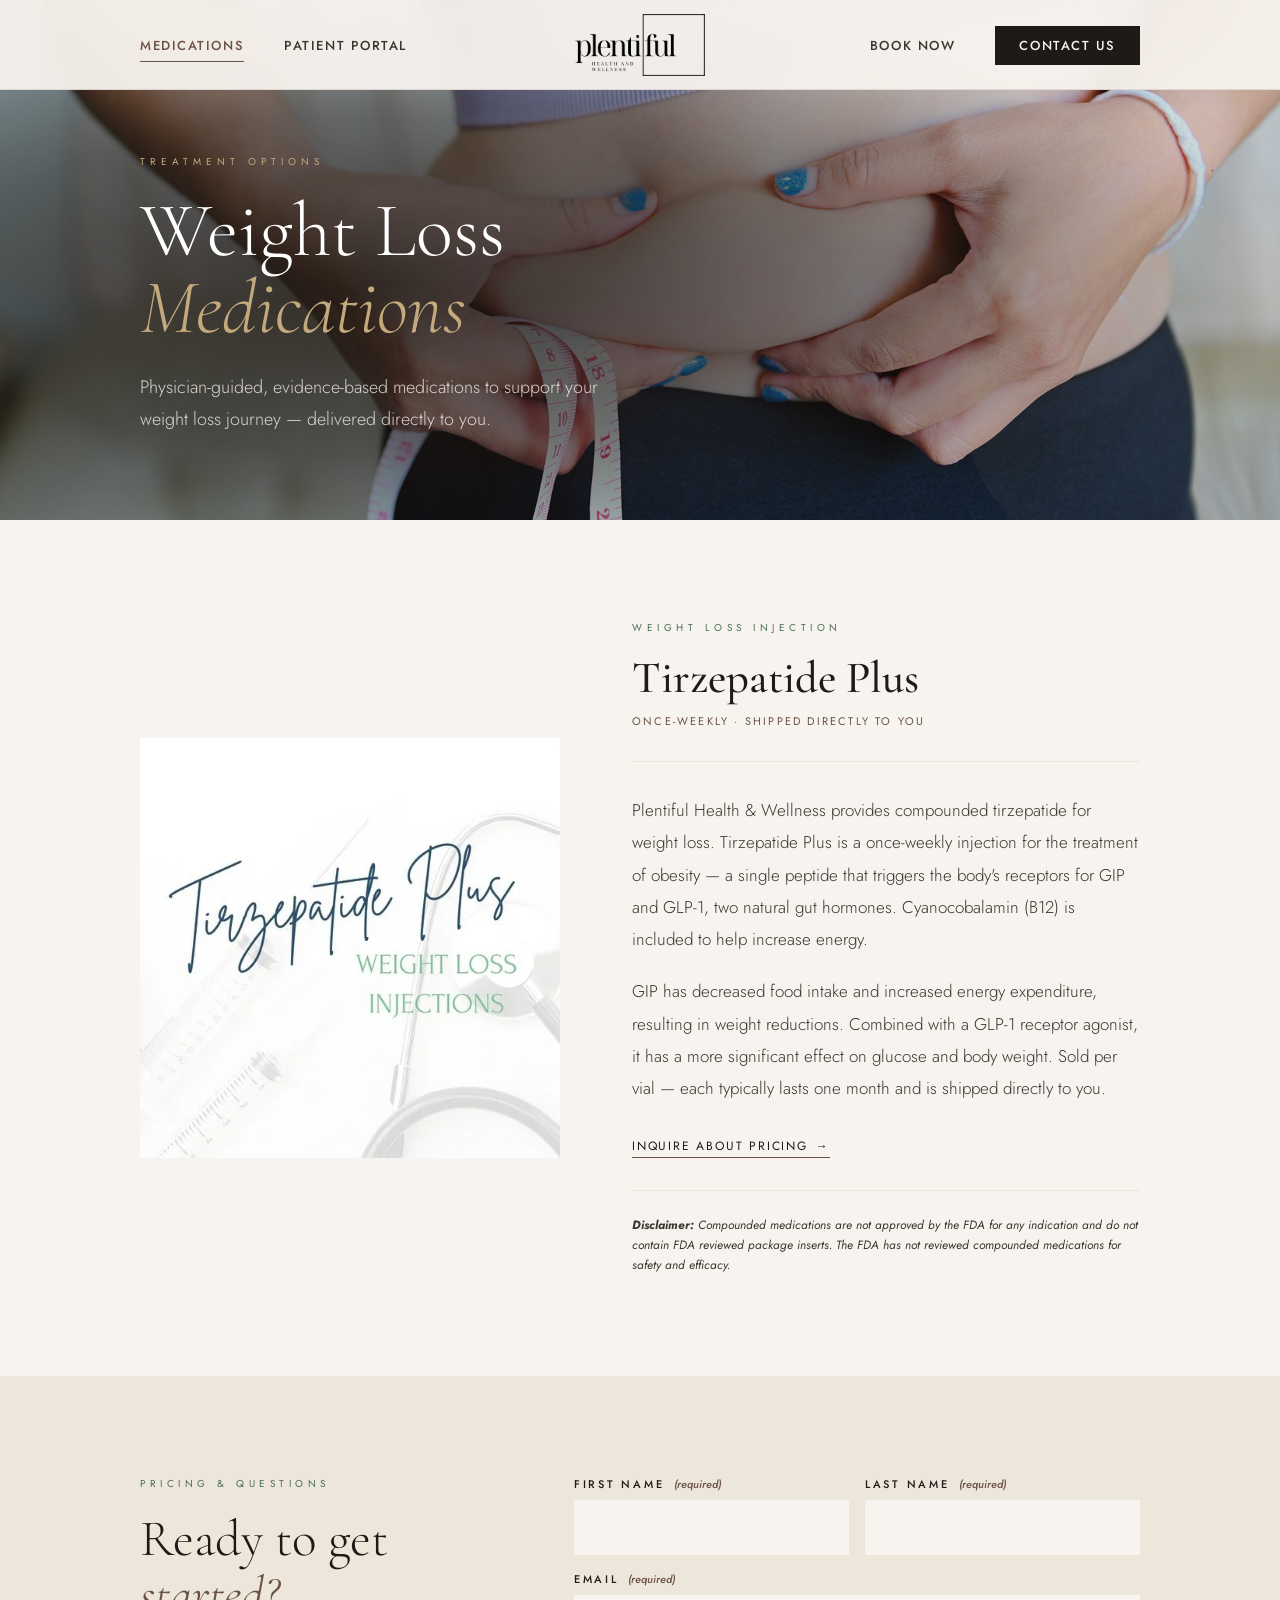
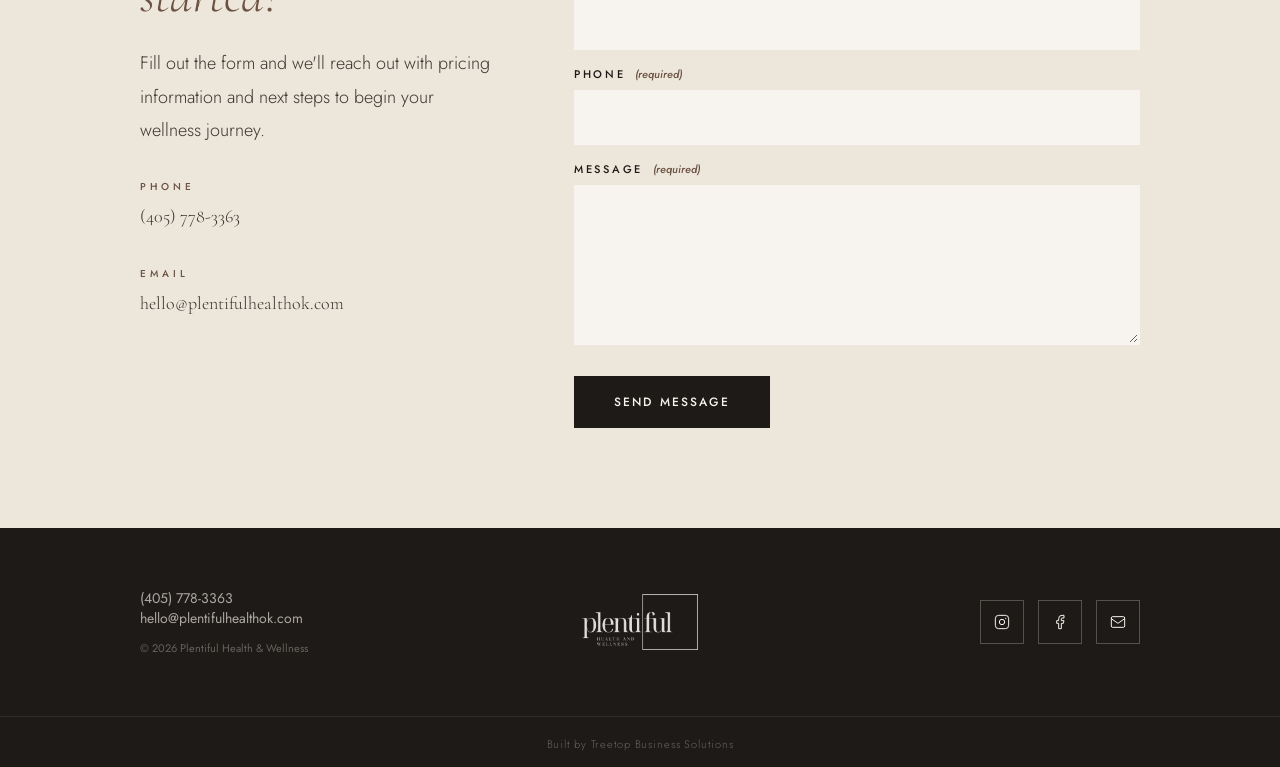
<file: medications.html>
<!DOCTYPE html>
<html lang="en">
<head>
<meta charset="UTF-8">
<meta name="viewport" content="width=device-width, initial-scale=1.0">
<title>Weight Loss Medications | Plentiful Health & Wellness — Oklahoma City, OK</title>
<meta name="description" content="Plentiful Health & Wellness offers compounded tirzepatide plus weight loss injections in Oklahoma City, OK. Once-weekly GLP-1 & GIP therapy shipped directly to you.">
<meta name="robots" content="index, follow">
<link rel="canonical" href="https://plentifulhealthok.com/medications.html">
<meta property="og:type" content="website">
<meta property="og:title" content="Weight Loss Medications | Plentiful Health & Wellness">
<meta property="og:description" content="Compounded tirzepatide plus weight loss injections in Oklahoma City. Once-weekly GLP-1 & GIP therapy shipped directly to you.">
<meta property="og:image" content="https://plentifulhealthok.com/images/plenti+ful+-+edit.png">
<!-- Google Analytics GA4 -->
<script async src="https://www.googletagmanager.com/gtag/js?id=G-C8210L6KD8"></script>
<script>
  window.dataLayer = window.dataLayer || [];
  function gtag(){dataLayer.push(arguments);}
  gtag("js", new Date());
  gtag("config", "G-C8210L6KD8");
</script>
<link rel="preconnect" href="https://fonts.googleapis.com">
<link href="https://fonts.googleapis.com/css2?family=Cormorant+Garamond:ital,wght@0,300;0,400;0,500;1,300;1,400&family=Jost:wght@300;400;500&display=swap" rel="stylesheet">
<style>
*, *::before, *::after { box-sizing: border-box; margin: 0; padding: 0; }
:root {
  --cream:         #f7f3ee;
  --cream-dark:    #ede6da;
  --ink:           #1e1a17;
  --ink-soft:      #3d3530;
  --warm-brown:    #6b5244;
  --warm-brown-lt: #8c6e5e;
  --sage:          #4a6e5a;
  --gold:          #c4a97d;
  --white:         #ffffff;
  --nav-h:         90px;
  --mob-h:         60px;
  --margin:        140px;
}
html { scroll-behavior: smooth; }
body { font-family: 'Jost', sans-serif; background: var(--cream); color: var(--ink); overflow-x: hidden; font-size: 18px; }

.skip { position: absolute; top: -100%; left: 16px; background: var(--ink); color: var(--cream); padding: 10px 20px; z-index: 9999; text-decoration: none; font-size: 14px; }
.skip:focus { top: 16px; }

/* ── DESKTOP NAV ── */
.desk-nav {
  position: fixed; top: 0; left: 0; right: 0;
  height: var(--nav-h);
  display: grid; grid-template-columns: 1fr auto 1fr;
  align-items: center; padding: 0 var(--margin); z-index: 500;
}
.desk-nav::before {
  content: ''; position: absolute; inset: 0;
  background: rgba(247,243,238,0.95); backdrop-filter: blur(12px);
  border-bottom: 1px solid rgba(107,82,68,0.15); z-index: 0;
}
.desk-nav > * { position: relative; z-index: 1; }
.nav-left  { display: flex; gap: 40px; align-items: center; }
.nav-right { display: flex; gap: 40px; align-items: center; justify-content: flex-end; }
.nav-link {
  font-size: 13px; font-weight: 500; letter-spacing: 0.12em; text-transform: uppercase;
  color: var(--ink-soft); text-decoration: none; padding: 4px 0; position: relative; transition: color 0.2s;
}
.nav-link::after {
  content: ''; position: absolute; bottom: -3px; left: 0; right: 0; height: 1px;
  background: var(--warm-brown); transform: scaleX(0); transform-origin: left; transition: transform 0.3s;
}
.nav-link:hover { color: var(--warm-brown); }
.nav-link:hover::after, .nav-link.active::after { transform: scaleX(1); }
.nav-link.active { color: var(--warm-brown); }
.nav-link.cta { background: var(--ink); color: var(--cream); padding: 10px 24px; transition: background 0.2s; }
.nav-link.cta::after { display: none; }
.nav-link.cta:hover { background: var(--warm-brown); }
.nav-logo { text-decoration: none; display: flex; align-items: center; justify-content: center; }
.nav-logo img { height: 62px; width: auto; object-fit: contain; }

/* ── MOBILE NAV ── */
.mob-bar {
  display: none; position: fixed; top: 0; left: 0; right: 0;
  height: var(--mob-h); align-items: center; justify-content: space-between;
  padding: 0 20px; background: var(--cream);
  border-bottom: 1px solid rgba(107,82,68,0.15); z-index: 9000;
}
.mob-bar a { display: flex; align-items: center; text-decoration: none; }
.mob-bar img { height: 34px; width: auto; }
.mob-btn {
  display: flex; flex-direction: column; gap: 5px; justify-content: center; align-items: center;
  width: 44px; height: 44px; background: none; border: none; cursor: pointer; padding: 0;
}
.mob-btn span {
  display: block; width: 22px; height: 2px; background: var(--ink); border-radius: 1px;
  transition: transform 0.3s, opacity 0.3s; transform-origin: center;
}
.mob-btn.is-open span:nth-child(1) { transform: translateY(7px) rotate(45deg); }
.mob-btn.is-open span:nth-child(2) { opacity: 0; }
.mob-btn.is-open span:nth-child(3) { transform: translateY(-7px) rotate(-45deg); }
.mob-menu {
  position: fixed; top: var(--mob-h); right: 0; bottom: 0; width: 280px;
  background: var(--cream); z-index: 8999;
  display: flex; flex-direction: column; justify-content: flex-start; align-items: stretch;
  box-shadow: -4px 0 32px rgba(30,26,23,0.15); padding-top: 16px;
  transform: translateX(105%);
  transition: transform 0.35s cubic-bezier(0.4,0,0.2,1), visibility 0s linear 0.35s;
  visibility: hidden;
}
.mob-menu.is-open { transform: translateX(0); transition: transform 0.35s cubic-bezier(0.4,0,0.2,1), visibility 0s linear 0s; visibility: visible; }
.mob-menu a {
  display: flex; align-items: center; padding: 0 28px; min-height: 52px;
  font-family: 'Jost', sans-serif; font-weight: 400; font-size: 13px;
  letter-spacing: 0.14em; text-transform: uppercase;
  color: var(--ink); text-decoration: none;
  border-bottom: 1px solid rgba(107,82,68,0.1); transition: color 0.2s, background 0.2s;
}
.mob-menu a:hover { color: var(--warm-brown); background: rgba(107,82,68,0.04); }
.mob-menu a:last-child { border-bottom: none; }
.mob-menu .mob-cta {
  margin: 24px 28px 0; width: calc(100% - 56px);
  background: var(--ink); color: var(--cream);
  border: none; justify-content: center; min-height: 48px;
}
.mob-menu .mob-cta:hover { background: var(--warm-brown); color: var(--white); }

/* ── PAGE HERO ── */
.page-hero {
  padding-top: var(--nav-h);
  min-height: 520px;
  position: relative; overflow: hidden;
  display: flex; align-items: center;
  padding-left: var(--margin); padding-right: var(--margin);
  padding-bottom: 80px; padding-top: calc(var(--nav-h) + 60px);
}
.page-hero-content { max-width: 50%; }
.page-hero-bg {
  position: absolute; inset: 0;
  width: 100%; height: 100%; object-fit: cover; object-position: center 40%;
  display: block; z-index: 0;
}
.page-hero-scrim {
  position: absolute; inset: 0; z-index: 1;
  background: radial-gradient(
    ellipse 70% 65% at 30% 55%,
    rgba(28,22,18,0.88) 0%,
    rgba(28,22,18,0.60) 50%,
    rgba(28,22,18,0.15) 100%
  );
}
.page-hero-content { position: relative; z-index: 2; }
.page-hero-deco {
  position: absolute; right: -60px; bottom: -60px; z-index: 1;
  width: 380px; height: 380px; border-radius: 50%;
  background: rgba(196,169,125,0.05); pointer-events: none;
}
.page-hero-eyebrow {
  font-size: 10px; font-weight: 400; letter-spacing: 0.5em; text-transform: uppercase;
  color: var(--gold); margin-bottom: 24px; display: block;
  opacity: 0; animation: fadeUp 0.7s ease 0.2s forwards;
}
.page-hero-title {
  font-family: 'Cormorant Garamond', serif; font-weight: 300;
  font-size: clamp(52px, 6vw, 88px); line-height: 1.0; color: var(--white);
  opacity: 0; animation: fadeUp 0.7s ease 0.35s forwards;
}
.page-hero-title em { font-style: italic; color: var(--gold); display: block; }
.page-hero-body {
  font-size: 18px; font-weight: 300; line-height: 1.8;
  color: rgba(247,243,238,0.82); max-width: 520px; margin-top: 24px;
  opacity: 0; animation: fadeUp 0.7s ease 0.5s forwards;
}

/* ── MED SINGLE ── */
.med-section { padding: 100px var(--margin); background: var(--cream); }

.med-single {
  display: grid;
  grid-template-columns: 420px 1fr;
  gap: 72px;
  align-items: center;
}

.med-single-img {
  width: 420px;
  height: 420px;
  overflow: hidden;
  background: var(--cream-dark);
  flex-shrink: 0;
}
.med-single-img img {
  width: 100%; height: 100%;
  object-fit: cover; display: block;
  transition: transform 0.6s ease;
}
.med-single-img:hover img { transform: scale(1.03); }

.med-single-content {}
.med-eyebrow { font-size: 10px; letter-spacing: 0.45em; text-transform: uppercase; color: var(--sage); display: block; margin-bottom: 16px; }
.med-name { font-family: 'Cormorant Garamond', serif; font-weight: 500; font-size: clamp(36px, 3.5vw, 52px); color: var(--ink); margin-bottom: 8px; }
.med-subtitle { font-size: 11px; letter-spacing: 0.2em; text-transform: uppercase; color: var(--warm-brown); margin-bottom: 32px; padding-bottom: 32px; border-bottom: 1px solid var(--cream-dark); }
.med-body { font-weight: 300; font-size: 17px; line-height: 1.9; color: var(--ink-soft); margin-bottom: 20px; }
.med-cta {
  display: inline-flex; align-items: center; gap: 8px; margin-top: 12px;
  font-size: 12px; letter-spacing: 0.15em; text-transform: uppercase;
  color: var(--ink); text-decoration: none;
  border-bottom: 1px solid var(--warm-brown); padding-bottom: 2px;
  transition: color 0.2s, gap 0.2s;
}
.med-cta:hover { color: var(--warm-brown); gap: 14px; }
.med-disclaimer {
  font-size: 12px; color: var(--ink-soft); font-style: italic;
  line-height: 1.7; padding-top: 24px; margin-top: 32px;
  border-top: 1px solid var(--cream-dark);
}

/* ── INQUIRY FORM ── */
.inquiry-section {
  background: var(--cream-dark);
  padding: 100px var(--margin);
  display: grid; grid-template-columns: 1fr 1.6fr;
  gap: 80px; align-items: start;
}
.inquiry-info {}
.section-label { font-size: 10px; letter-spacing: 0.45em; text-transform: uppercase; color: var(--sage); display: block; margin-bottom: 20px; }
.section-title { font-family: 'Cormorant Garamond', serif; font-weight: 300; font-size: clamp(38px, 4vw, 58px); line-height: 1.1; color: var(--ink); margin-bottom: 24px; }
.section-title em { font-style: italic; color: var(--warm-brown); }
.inquiry-info p { font-weight: 300; font-size: 18px; line-height: 1.85; color: var(--ink-soft); margin-bottom: 32px; }
.contact-detail { margin-bottom: 28px; }
.contact-detail-label { font-size: 10px; letter-spacing: 0.4em; text-transform: uppercase; color: var(--warm-brown); font-weight: 500; margin-bottom: 6px; display: block; }
.contact-detail-value { font-family: 'Cormorant Garamond', serif; font-size: 24px; color: var(--ink); }
.contact-detail-value a { color: inherit; text-decoration: none; border-bottom: 1px solid transparent; transition: border-color 0.2s, color 0.2s; }
.contact-detail-value a:hover { color: var(--warm-brown); border-bottom-color: var(--warm-brown); }

.contact-form { display: flex; flex-direction: column; }
.form-row { display: grid; grid-template-columns: 1fr 1fr; gap: 16px; }
.form-group { margin-bottom: 16px; }
.form-label { display: block; font-size: 11px; letter-spacing: 0.25em; text-transform: uppercase; color: var(--ink); font-weight: 500; margin-bottom: 8px; }
.form-label .req { color: var(--warm-brown); font-style: italic; letter-spacing: 0; text-transform: none; margin-left: 4px; }
.form-input, .form-textarea {
  width: 100%; background: var(--cream); border: 2px solid transparent;
  padding: 14px 18px; font-family: 'Jost', sans-serif; font-weight: 300; font-size: 16px;
  color: var(--ink); outline: none; transition: border-color 0.2s, background 0.2s;
  appearance: none; border-radius: 0; min-height: 52px;
}
.form-input:focus, .form-textarea:focus { border-color: var(--warm-brown); background: var(--white); }
.form-textarea { min-height: 160px; resize: vertical; }
.form-submit {
  margin-top: 8px; background: var(--ink); color: var(--cream);
  border: none; padding: 16px 40px;
  font-family: 'Jost', sans-serif; font-weight: 500; font-size: 12px;
  letter-spacing: 0.18em; text-transform: uppercase;
  cursor: pointer; align-self: flex-start; min-height: 52px;
  transition: background 0.25s, transform 0.2s;
}
.form-submit:hover { background: var(--warm-brown); transform: translateY(-2px); }
.sr-status { position: absolute; width:1px; height:1px; overflow:hidden; clip:rect(0,0,0,0); }

/* ── FOOTER ── */
footer {
  background: var(--ink); color: var(--cream);
  padding: 60px var(--margin);
  display: grid; grid-template-columns: 1fr auto 1fr;
  align-items: center; gap: 40px;
}
.footer-left { font-size: 14px; font-weight: 400; color: rgba(247,243,238,0.65); }
.footer-left a { color: inherit; text-decoration: none; display: block; transition: color 0.2s; }
.footer-left a:hover { color: var(--cream); }
.footer-copy { margin-top: 12px; font-size: 11px; opacity: 0.5; }
.footer-logo { display: flex; align-items: center; justify-content: center; }
.footer-logo img { height: 56px; width: auto; filter: brightness(0) invert(1); opacity: 0.85; }
.footer-social { display: flex; gap: 14px; justify-content: flex-end; align-items: center; }
.footer-social a {
  width: 44px; height: 44px; border: 1px solid rgba(247,243,238,0.25);
  display: flex; align-items: center; justify-content: center;
  color: var(--cream); text-decoration: none; transition: border-color 0.2s, background 0.2s;
}
.footer-social a:hover { border-color: var(--gold); background: rgba(196,169,125,0.12); }

.footer-credit {
  background: var(--ink);
  text-align: center;
  padding: 12px var(--margin);
  border-top: 1px solid rgba(247,243,238,0.08);
}
.footer-credit a {
  font-size: 11px; font-weight: 300; letter-spacing: 0.08em;
  color: rgba(247,243,238,0.35); text-decoration: none;
  transition: color 0.2s;
}
.footer-credit a:hover { color: rgba(247,243,238,0.7); }

/* ── ANIMATIONS ── */
@keyframes fadeUp { from { opacity: 0; transform: translateY(24px); } to { opacity: 1; transform: translateY(0); } }
.reveal { opacity: 0; transform: translateY(28px); transition: opacity 0.8s ease, transform 0.8s ease; }
.reveal.visible { opacity: 1; transform: translateY(0); }
.reveal-d1 { transition-delay: 0.15s; }
@media (prefers-reduced-motion: reduce) {
  *, *::before, *::after { animation-duration: 0.01ms !important; transition-duration: 0.01ms !important; }
  .reveal { opacity: 1; transform: none; }
}

/* ── RESPONSIVE ── */
@media (max-width: 1024px) {
  :root { --margin: 32px; }
  .desk-nav { display: none; }
  .mob-bar  { display: flex; }
  .page-hero { padding-top: calc(var(--mob-h) + 48px) !important; min-height: auto; padding-bottom: 52px; }
  .page-hero-content { max-width: 100%; }
  .page-hero-title { font-size: clamp(40px, 9vw, 62px); }
  .med-single { grid-template-columns: 1fr; gap: 40px; }
  .med-single-img { aspect-ratio: 4/3; }
  .inquiry-section { grid-template-columns: 1fr; padding: 64px var(--margin); gap: 48px; }
  .form-row { grid-template-columns: 1fr; }
  .form-submit { width: 100%; align-self: stretch; }
  footer { grid-template-columns: 1fr; text-align: center; padding: 48px var(--margin); gap: 28px; }
  .footer-social { justify-content: center; }
}
</style>
</head>
<body>

<a href="#main" class="skip">Skip to main content</a>

<header>
  <nav class="desk-nav" id="deskNav" aria-label="Main navigation">
    <div class="nav-left">
      <a href="medications.html" class="nav-link active" aria-current="page">Medications</a>
      <a href="https://phr.charmtracker.com/login.sas?FACILITY_ID=3a3047be28b32bf945990f89ed0737961b09f0751b648d9898ee2e5ce9d5cc8ac81b440bc8a53a00" target="_blank" rel="noopener noreferrer" class="nav-link">Patient Portal</a>
    </div>
    <a href="/" class="nav-logo" aria-label="Plentiful Health and Wellness — home">
      <img src="images/plenti+ful+-+edit.png" alt="Plentiful Health and Wellness">
    </a>
    <div class="nav-right">
      <a href="index.html#book" class="nav-link">Book Now</a>
      <a href="contact.html" class="nav-link cta">Contact Us</a>
    </div>
  </nav>
</header>

<div class="mob-bar" id="mobBar">
  <a href="/" aria-label="Home"><img src="images/plenti+ful+-+edit.png" alt="Plentiful Health and Wellness"></a>
  <button class="mob-btn" id="mobBtn" aria-label="Open menu" aria-expanded="false">
    <span></span><span></span><span></span>
  </button>
</div>

<div class="mob-menu" id="mobMenu">
  <a href="medications.html">Medications</a>
  <a href="https://phr.charmtracker.com/login.sas?FACILITY_ID=3a3047be28b32bf945990f89ed0737961b09f0751b648d9898ee2e5ce9d5cc8ac81b440bc8a53a00" target="_blank" rel="noopener noreferrer">Patient Portal</a>
  <a href="index.html#book">Book Now</a>
  <a href="contact.html" class="mob-cta">Contact Us</a>
</div>

<main id="main">

  <section class="page-hero" aria-labelledby="page-title">
    <img src="images/WeightLoss.jpg" class="page-hero-bg" alt="" aria-hidden="true">
    <div class="page-hero-scrim" aria-hidden="true"></div>
    <div class="page-hero-content">
      <span class="page-hero-eyebrow">Treatment Options</span>
      <h1 class="page-hero-title" id="page-title">Weight Loss <em>Medications</em></h1>
      <p class="page-hero-body">Physician-guided, evidence-based medications to support your weight loss journey — delivered directly to you.</p>
    </div>
    <div class="page-hero-deco" aria-hidden="true"></div>
  </section>

  <section class="med-section" aria-labelledby="med-heading">
    <div class="med-single reveal">
      <div class="med-single-img">
        <img src="images/Tirzepatide+design+(1) copy.jpg" alt="Tirzepatide Plus weight loss injection" loading="lazy">
      </div>
      <div class="med-single-content reveal reveal-d1">
        <span class="med-eyebrow">Weight Loss Injection</span>
        <h2 class="med-name" id="med-heading">Tirzepatide Plus</h2>
        <p class="med-subtitle">Once-Weekly · Shipped Directly to You</p>
        <p class="med-body">Plentiful Health &amp; Wellness provides compounded tirzepatide for weight loss. Tirzepatide Plus is a once-weekly injection for the treatment of obesity — a single peptide that triggers the body's receptors for GIP and GLP-1, two natural gut hormones. Cyanocobalamin (B12) is included to help increase energy.</p>
        <p class="med-body">GIP has decreased food intake and increased energy expenditure, resulting in weight reductions. Combined with a GLP-1 receptor agonist, it has a more significant effect on glucose and body weight. Sold per vial — each typically lasts one month and is shipped directly to you.</p>
        <a href="#inquiry" class="med-cta">Inquire About Pricing <span aria-hidden="true">→</span></a>
        <aside class="med-disclaimer" role="note">
          <strong>Disclaimer:</strong> Compounded medications are not approved by the FDA for any indication and do not contain FDA reviewed package inserts. The FDA has not reviewed compounded medications for safety and efficacy.
        </aside>
      </div>
    </div>
  </section>

  <section class="inquiry-section" id="inquiry" aria-labelledby="inquiry-heading">
    <div class="inquiry-info reveal">
      <span class="section-label">Pricing &amp; Questions</span>
      <h2 class="section-title" id="inquiry-heading">Ready to get <em>started?</em></h2>
      <p>Fill out the form and we'll reach out with pricing information and next steps to begin your wellness journey.</p>
      <div class="contact-detail">
        <span class="contact-detail-label">Phone</span>
        <p class="contact-detail-value"><a href="tel:+14057783363">(405) 778-3363</a></p>
      </div>
      <div class="contact-detail">
        <span class="contact-detail-label">Email</span>
        <p class="contact-detail-value"><a href="mailto:hello@plentifulhealthok.com">hello@plentifulhealthok.com</a></p>
      </div>
    </div>
    <form class="contact-form reveal reveal-d1" id="contactForm" action="https://formspree.io/f/mpqveaed" method="POST">
      <div class="form-row">
        <div class="form-group">
          <label class="form-label" for="fname">First Name <span class="req">(required)</span></label>
          <input type="text" id="fname" name="fname" class="form-input" required autocomplete="given-name">
        </div>
        <div class="form-group">
          <label class="form-label" for="lname">Last Name <span class="req">(required)</span></label>
          <input type="text" id="lname" name="lname" class="form-input" required autocomplete="family-name">
        </div>
      </div>
      <div class="form-group">
        <label class="form-label" for="email">Email <span class="req">(required)</span></label>
        <input type="email" id="email" name="_replyto" class="form-input" required autocomplete="email">
      </div>
      <div class="form-group">
        <label class="form-label" for="phone">Phone <span class="req">(required)</span></label>
        <input type="tel" id="phone" name="phone" class="form-input" required autocomplete="tel">
      </div>
      <div class="form-group">
        <label class="form-label" for="message">Message <span class="req">(required)</span></label>
        <textarea id="message" name="message" class="form-textarea" required></textarea>
      </div>
      <input type="hidden" name="_subject" value="Pricing inquiry from Plentiful Health & Wellness website">
      <input type="text" name="_gotcha" style="display:none">
      <button type="submit" class="form-submit">Send Message</button>
    </form>
  </section>

</main>

<footer role="contentinfo">
  <div class="footer-left">
    <a href="tel:+14057783363">(405) 778-3363</a>
    <a href="mailto:hello@plentifulhealthok.com">hello@plentifulhealthok.com</a>
    <p class="footer-copy">© 2026 Plentiful Health &amp; Wellness</p>
  </div>
  <div class="footer-logo">
    <img src="images/plenti+ful+-+edit.png" alt="Plentiful Health and Wellness" loading="lazy">
  </div>
  <div class="footer-social">
    <a href="https://www.instagram.com/plentifulhealthok/" target="_blank" rel="noopener noreferrer" aria-label="Instagram">
      <svg width="16" height="16" viewBox="0 0 24 24" fill="none" stroke="currentColor" stroke-width="1.5" aria-hidden="true"><rect x="2" y="2" width="20" height="20" rx="5"/><circle cx="12" cy="12" r="4"/><circle cx="17.5" cy="6.5" r="1" fill="currentColor" stroke="none"/></svg>
    </a>
    <a href="https://www.facebook.com/profile.php?id=61556691487444" target="_blank" rel="noopener noreferrer" aria-label="Facebook">
      <svg width="16" height="16" viewBox="0 0 24 24" fill="none" stroke="currentColor" stroke-width="1.5" aria-hidden="true"><path d="M18 2h-3a5 5 0 0 0-5 5v3H7v4h3v8h4v-8h3l1-4h-4V7a1 1 0 0 1 1-1h3z"/></svg>
    </a>
    <a href="mailto:hello@plentifulhealthok.com" aria-label="Email us">
      <svg width="16" height="16" viewBox="0 0 24 24" fill="none" stroke="currentColor" stroke-width="1.5" aria-hidden="true"><rect x="2" y="4" width="20" height="16" rx="2"/><path d="m2 7 10 7 10-7"/></svg>
    </a>
  </div>
</footer>

<div class="footer-credit">
  <a href="https://treetopbusiness.com/branding.html" target="_blank" rel="noopener noreferrer">Built by Treetop Business Solutions</a>
</div>

<script>
const mobBar  = document.getElementById('mobBar');
const mobBtn  = document.getElementById('mobBtn');
const mobMenu = document.getElementById('mobMenu');
const deskNav = document.getElementById('deskNav');

function applyLayout() {
  const isMobile = window.innerWidth <= 1024;
  if (deskNav) deskNav.style.display = isMobile ? 'none' : '';
  if (mobBar)  mobBar.style.display  = isMobile ? 'flex' : 'none';
}
function closeMenu() {
  if (!mobBtn || !mobMenu) return;
  mobBtn.classList.remove('is-open'); mobBtn.setAttribute('aria-expanded', 'false');
  mobMenu.classList.remove('is-open');
}
if (mobBtn) {
  mobBtn.addEventListener('click', () => {
    const opening = !mobBtn.classList.contains('is-open');
    if (opening) { mobBtn.classList.add('is-open'); mobBtn.setAttribute('aria-expanded', 'true'); mobMenu.classList.add('is-open'); }
    else { closeMenu(); }
  });
}
if (mobMenu) mobMenu.querySelectorAll('a').forEach(a => a.addEventListener('click', closeMenu));
document.addEventListener('click', (e) => {
  if (mobMenu && mobMenu.classList.contains('is-open') && mobBar && !mobBar.contains(e.target) && !mobMenu.contains(e.target)) closeMenu();
});
applyLayout();
window.addEventListener('resize', applyLayout, { passive: true });
if (deskNav) window.addEventListener('scroll', () => { deskNav.style.boxShadow = window.scrollY > 40 ? '0 2px 24px rgba(30,26,23,0.1)' : ''; }, { passive: true });

const reveals = document.querySelectorAll('.reveal');
const ro = new IntersectionObserver(entries => {
  entries.forEach(e => { if (e.isIntersecting) { e.target.classList.add('visible'); ro.unobserve(e.target); } });
}, { threshold: 0.1 });
reveals.forEach(el => ro.observe(el));

function handleSubmit() {
  const btn = document.querySelector('.form-submit');
  const status = document.getElementById('form-status');
  const required = document.querySelectorAll('[aria-required="true"]');
  let allFilled = true;
  required.forEach(f => { if (!f.value.trim()) { allFilled = false; f.style.borderColor = 'var(--warm-brown)'; } else { f.style.borderColor = ''; } });
  if (!allFilled) { if (status) status.textContent = 'Please fill in all required fields.'; return; }
  btn.textContent = 'Sending…'; btn.disabled = true;
  setTimeout(() => {
    btn.textContent = 'Message Sent ✓'; btn.style.background = '#4a6e5a';
    if (status) status.textContent = 'Your message has been sent. We will be in touch soon.';
    setTimeout(() => { btn.textContent = 'Send Message'; btn.style.background = ''; btn.disabled = false; if (status) status.textContent = ''; }, 5000);
  }, 800);
}
</script>

<script>
const contactForm = document.getElementById('contactForm');
if (contactForm) {
  contactForm.addEventListener('submit', async function(e) {
    e.preventDefault();
    const btn = contactForm.querySelector('button[type="submit"]');
    btn.textContent = 'Sending…';
    btn.disabled = true;
    
    try {
      const response = await fetch('https://formspree.io/f/mpqveaed', {
        method: 'POST',
        body: new FormData(contactForm),
        headers: { 'Accept': 'application/json' }
      });
      
      if (response.ok) {
        window.location.href = '/thankyou.html';
      } else {
        btn.textContent = 'Send Message';
        btn.disabled = false;
        alert('Something went wrong. Please try again or call us at (405) 778-3363.');
      }
    } catch (err) {
      btn.textContent = 'Send Message';
      btn.disabled = false;
      alert('Something went wrong. Please try again or call us at (405) 778-3363.');
    }
  });
}
</script>
</body>
</html>
</file>
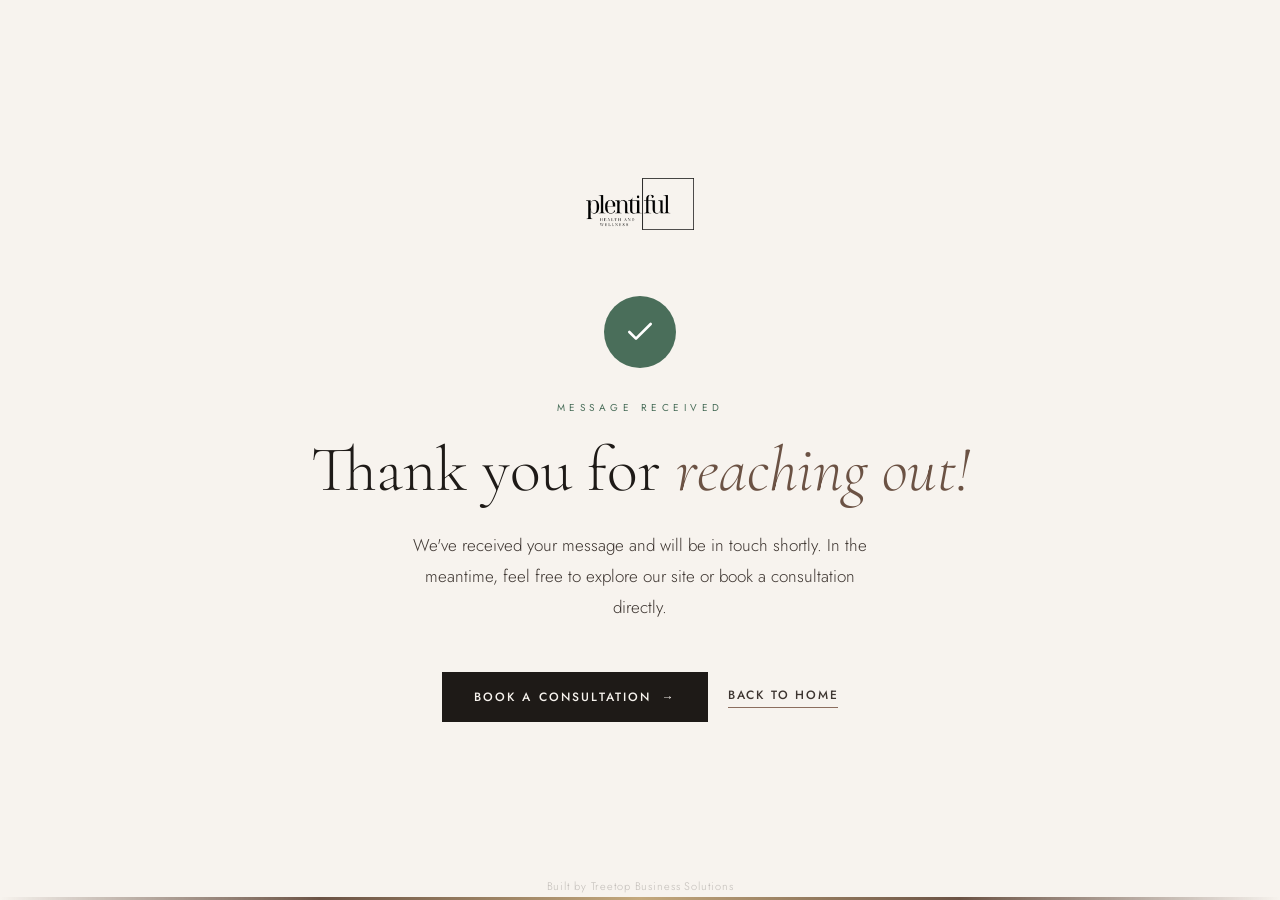
<file: thankyou.html>
<!DOCTYPE html>
<html lang="en">
<head>
<meta charset="UTF-8">
<meta name="viewport" content="width=device-width, initial-scale=1.0">
<title>Thank You | Plentiful Health & Wellness</title>
<meta name="robots" content="noindex, follow">
<link rel="preconnect" href="https://fonts.googleapis.com">
<link href="https://fonts.googleapis.com/css2?family=Cormorant+Garamond:ital,wght@0,300;0,400;1,300;1,400&family=Jost:wght@300;400;500&display=swap" rel="stylesheet">
<!-- Google Analytics GA4 -->
<script async src="https://www.googletagmanager.com/gtag/js?id=G-C8210L6KD8"></script>
<script>
  window.dataLayer = window.dataLayer || [];
  function gtag(){dataLayer.push(arguments);}
  gtag("js", new Date());
  gtag("config", "G-C8210L6KD8");
</script>
<style>
*, *::before, *::after { box-sizing: border-box; margin: 0; padding: 0; }
:root {
  --cream:      #f7f3ee;
  --cream-dark: #ede6da;
  --ink:        #1e1a17;
  --ink-soft:   #3d3530;
  --warm-brown: #6b5244;
  --warm-brown-lt: #8c6e5e;
  --sage:       #4a6e5a;
  --gold:       #c4a97d;
  --white:      #ffffff;
}
html { scroll-behavior: smooth; }
body {
  font-family: 'Jost', sans-serif;
  background: var(--cream);
  color: var(--ink);
  min-height: 100vh;
  display: flex;
  flex-direction: column;
  align-items: center;
  justify-content: center;
  text-align: center;
  padding: 40px 28px;
}

.ty-logo {
  text-decoration: none;
  margin-bottom: 60px;
  opacity: 0;
  animation: fadeIn 0.6s ease 0.1s forwards;
}
.ty-logo img { height: 52px; width: auto; }

.ty-icon {
  width: 72px; height: 72px;
  border-radius: 50%;
  background: var(--sage);
  display: flex; align-items: center; justify-content: center;
  margin: 0 auto 32px;
  opacity: 0;
  animation: fadeUp 0.7s ease 0.3s forwards;
}
.ty-icon svg { width: 32px; height: 32px; }

.ty-eyebrow {
  font-size: 10px; letter-spacing: 0.45em; text-transform: uppercase;
  color: var(--sage); margin-bottom: 20px;
  opacity: 0; animation: fadeUp 0.7s ease 0.45s forwards;
}

.ty-headline {
  font-family: 'Cormorant Garamond', serif; font-weight: 300;
  font-size: clamp(38px, 5vw, 64px); line-height: 1.1;
  color: var(--ink); margin-bottom: 24px;
  opacity: 0; animation: fadeUp 0.7s ease 0.6s forwards;
}
.ty-headline em { font-style: italic; color: var(--warm-brown); }

.ty-body {
  font-size: 17px; font-weight: 300; line-height: 1.85;
  color: var(--ink-soft); max-width: 480px;
  margin: 0 auto 48px;
  opacity: 0; animation: fadeUp 0.7s ease 0.75s forwards;
}

.ty-actions {
  display: flex; gap: 20px; align-items: center;
  justify-content: center; flex-wrap: wrap;
  opacity: 0; animation: fadeUp 0.7s ease 0.9s forwards;
}

.btn-p {
  display: inline-flex; align-items: center; gap: 10px;
  background: var(--ink); color: var(--cream); text-decoration: none;
  font-size: 12px; font-weight: 500; letter-spacing: 0.18em; text-transform: uppercase;
  padding: 15px 32px; min-height: 50px;
  transition: background 0.2s, transform 0.2s;
}
.btn-p:hover { background: var(--warm-brown); transform: translateY(-2px); }

.btn-s {
  font-size: 12px; font-weight: 500; letter-spacing: 0.15em; text-transform: uppercase;
  color: var(--ink-soft); text-decoration: none;
  border-bottom: 1px solid var(--warm-brown-lt); padding-bottom: 3px;
  transition: color 0.2s;
}
.btn-s:hover { color: var(--warm-brown); }

.ty-deco {
  position: fixed; bottom: 0; left: 0; right: 0; height: 3px;
  background: linear-gradient(to right, transparent, var(--warm-brown), var(--gold), var(--warm-brown), transparent);
}

.footer-credit {
  position: fixed; bottom: 4px; left: 0; right: 0;
  text-align: center;
}
.footer-credit a {
  font-size: 11px; font-weight: 300; letter-spacing: 0.08em;
  color: rgba(30,26,23,0.25); text-decoration: none;
  transition: color 0.2s;
}
.footer-credit a:hover { color: rgba(30,26,23,0.5); }

@keyframes fadeUp { from { opacity: 0; transform: translateY(20px); } to { opacity: 1; transform: translateY(0); } }
@keyframes fadeIn { from { opacity: 0; } to { opacity: 1; } }

@media (prefers-reduced-motion: reduce) {
  *, *::before, *::after { animation-duration: 0.01ms !important; }
}

@media (max-width: 480px) {
  .ty-actions { flex-direction: column; align-items: center; }
  .btn-p { width: 100%; justify-content: center; }
}
</style>
</head>
<body>

<a href="/" class="ty-logo" aria-label="Plentiful Health and Wellness — home">
  <img src="images/plenti+ful+-+edit.png" alt="Plentiful Health and Wellness">
</a>

<div class="ty-icon" aria-hidden="true">
  <svg viewBox="0 0 24 24" fill="none" stroke="white" stroke-width="2" stroke-linecap="round" stroke-linejoin="round">
    <polyline points="20 6 9 17 4 12"/>
  </svg>
</div>

<p class="ty-eyebrow">Message Received</p>

<h1 class="ty-headline">Thank you for <em>reaching out!</em></h1>

<p class="ty-body">We've received your message and will be in touch shortly. In the meantime, feel free to explore our site or book a consultation directly.</p>

<div class="ty-actions">
  <a href="index.html#book" class="btn-p">Book a Consultation <span aria-hidden="true">→</span></a>
  <a href="/" class="btn-s">Back to Home</a>
</div>

<div class="ty-deco" aria-hidden="true"></div>

<div class="footer-credit">
  <a href="https://treetopbusiness.com/branding.html" target="_blank" rel="noopener noreferrer">Built by Treetop Business Solutions</a>
</div>

</body>
</html>
</file>
